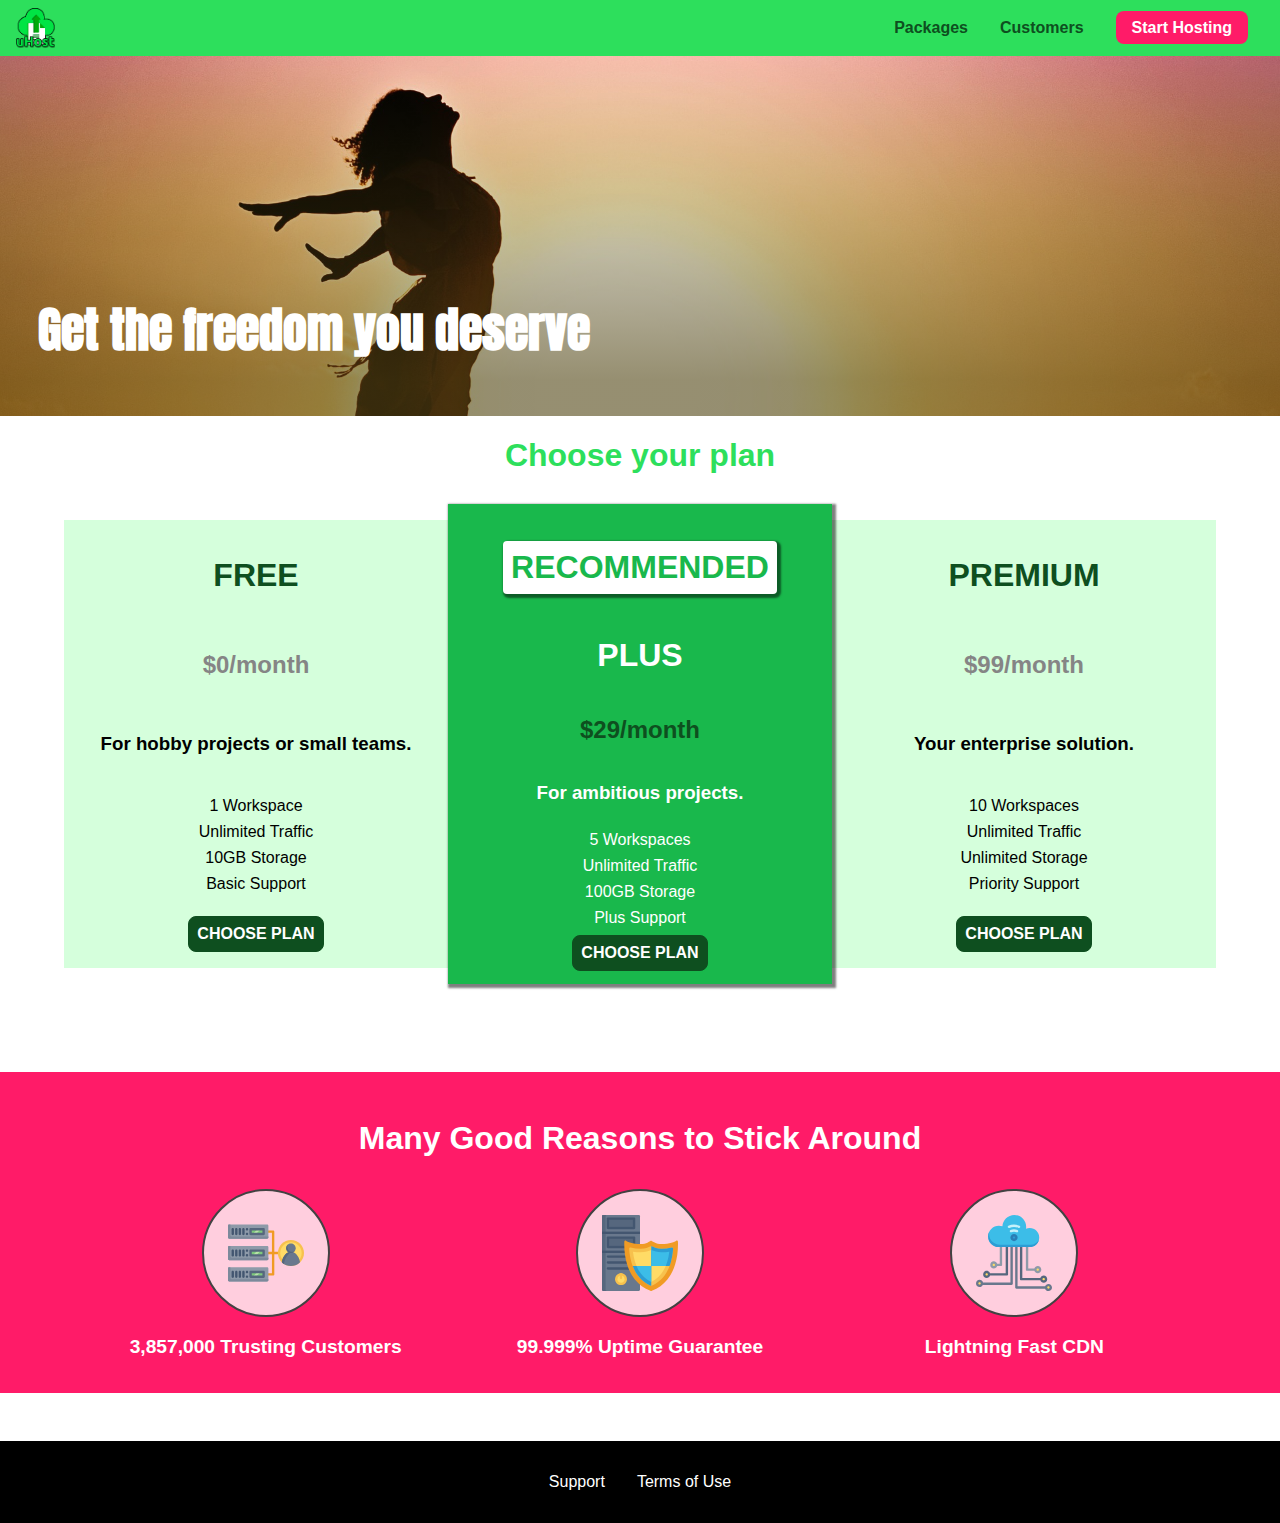
<file: index.html>
<!DOCTYPE html>
<html lang="en">
  <head>
    <meta charset="UTF-8" />
    <meta http-equiv="X-UA-Compatible" content="IE=edge" />
    <meta name="viewport" content="width=device-width, initial-scale=1.0" />
    <title>uHost</title>
    <link rel="preconnect" href="https://fonts.googleapis.com" />
    <link rel="preconnect" href="https://fonts.gstatic.com" crossorigin />
    <link rel="preconnect" href="https://fonts.googleapis.com" />
    <link rel="preconnect" href="https://fonts.googleapis.com" />
    <link rel="preconnect" href="https://fonts.gstatic.com" crossorigin />
    <link
      href="https://fonts.googleapis.com/css2?family=Anton&display=swap"
      rel="stylesheet"
    />
    <link rel="stylesheet" href="shared.css" />
    <link rel="stylesheet" href="main.css" />
  </head>
  <body>
    <div class="backdrop"></div>
    <div class="modal">
      <h1 class="modal__title">Do you want to continue?</h1>
      <div class="modal__actions">
        <a href="start-hosting/index.html" class="modal__action">Yes!</a>
        <button class="modal__action modal__action--negative" type="button">
          No!
        </button>
      </div>
    </div>
    <header class="main-header">
      <div class="main-div">
        <button class="toggle-button">
          <span class="toggle-button__bar"></span>
          <span class="toggle-button__bar"></span>
          <span class="toggle-button__bar"></span>
        </button>
        <a class="main-div__brand" href="index.html">
          <img
            src="images/uhost-icon.png"
            alt="uHost - You favorite Hosting Company"
          />
        </a>
      </div>
      <nav class="main-nav">
        <ul class="main-nav__items">
          <li class="main-nav__item">
            <a href="packages/index.html">Packages</a>
          </li>
          <li class="main-nav__item">
            <a href="customers/index.html">Customers</a>
          </li>
          <li class="main-nav__item main-nav__item--cta">
            <a href="start-hosting/index.html">Start Hosting</a>
          </li>
        </ul>
      </nav>
    </header>
    <nav class="mobile-nav">
      <ul class="mobile-nav__items">
        <li class="mobile-nav__item">
          <a href="packages/index.html">Packages</a>
        </li>
        <li class="mobile-nav__item">
          <a href="customers/index.html">Customers</a>
        </li>
        </li>
        <li class="mobile-nav__item mobile-nav__item--cta">
          <a href="start-hosting/index.html">Start Hosting</a>
        </li>
      </ul>
    </nav>
    <main>
      <section id="product">
        <h1>Get the freedom you deserve</h1>
      </section>
      <section id="plans-overview">
        <h1 class="section-title">Choose your plan</h1>
        <div class="plan__list">
          <article class="plan">
            <h1 class="plan__title">FREE</h1>
            <h2 class="plan__price">$0/month</h2>
            <h3>For hobby projects or small teams.</h3>
            <ul class="plan__features">
              <li class="plan__feature">1 Workspace</li>
              <li class="plan__feature">Unlimited Traffic</li>
              <li class="plan__feature">10GB Storage</li>
              <li class="plan__feature">Basic Support</li>
            </ul>
            <div>
              <button class="button">CHOOSE PLAN</button>
            </div>
          </article>
          <article class="plan plan--highlighted">
            <h1 class="plan__annotation">RECOMMENDED</h1>
            <h1 class="plan__title">PLUS</h1>
            <h2 class="plan__price">$29/month</h2>
            <h3>For ambitious projects.</h3>
            <ul class="plan__features">
              <li class="plan__feature">5 Workspaces</li>
              <li class="plan__feature">Unlimited Traffic</li>
              <li class="plan__feature">100GB Storage</li>
              <li class="plan__feature">Plus Support</li>
            </ul>
            <div>
              <button class="button">CHOOSE PLAN</button>
            </div>
          </article>
          <article class="plan">
            <h1 class="plan__title">PREMIUM</h1>
            <h2 class="plan__price">$99/month</h2>
            <h3>Your enterprise solution.</h3>
            <ul class="plan__features">
              <li class="plan__feature">10 Workspaces</li>
              <li class="plan__feature">Unlimited Traffic</li>
              <li class="plan__feature">Unlimited Storage</li>
              <li class="plan__feature">Priority Support</li>
            </ul>
            <div>
              <button class="button">CHOOSE PLAN</button>
            </div>
          </article>
        </div>
      </section>
      <section id="key-features">
        <h1 class="section-title">Many Good Reasons to Stick Around</h1>
        <ul class="key-feature__list">
          <li class="key-feature">
            <div class="key-feature__image">
              <svg viewBox="0 0 512 512">
                <path
                  style="fill: #f09b24"
                  d="M344,248h-32V112c0-4.418-3.582-8-8-8h-40c-4.418,0-8,3.582-8,8s3.582,8,8,8h32v128h-32  c-4.418,0-8,3.582-8,8s3.582,8,8,8h32v128h-32c-4.418,0-8,3.582-8,8s3.582,8,8,8h40c4.418,0,8-3.582,8-8V264h32c4.418,0,8-3.582,8-8  S348.418,248,344,248z"
                />
                <path
                  style="fill: #8e9aa9"
                  d="M264,64H8c-4.418,0-8,3.582-8,8v80c0,4.418,3.582,8,8,8h256c4.418,0,8-3.582,8-8V72  C272,67.582,268.418,64,264,64z"
                />
                <path
                  style="fill: #7c899b"
                  d="M24,144c-4.418,0-8-3.582-8-8V64H8c-4.418,0-8,3.582-8,8v80c0,4.418,3.582,8,8,8h256  c4.418,0,8-3.582,8-8v-8H24z"
                />
                <rect
                  x="152"
                  y="96"
                  style="fill: #b8e3a8"
                  width="88"
                  height="32"
                />
                <g>
                  <polygon
                    style="fill: #7ec97d"
                    points="152,96 152,128 166,128 198,96  "
                  />
                  <polygon
                    style="fill: #7ec97d"
                    points="220,96 188,128 240,128 240,96  "
                  />
                </g>
                <path
                  style="fill: #56677e"
                  d="M240,136h-88c-4.418,0-8-3.582-8-8V96c0-4.418,3.582-8,8-8h88c4.418,0,8,3.582,8,8v32  C248,132.418,244.418,136,240,136z M160,120h72v-16h-72V120z"
                />
                <g>
                  <path
                    style="fill: #435670"
                    d="M32,136c-4.418,0-8-3.582-8-8V96c0-4.418,3.582-8,8-8s8,3.582,8,8v32C40,132.418,36.418,136,32,136z   "
                  />
                  <path
                    style="fill: #435670"
                    d="M56,136c-4.418,0-8-3.582-8-8V96c0-4.418,3.582-8,8-8s8,3.582,8,8v32C64,132.418,60.418,136,56,136z   "
                  />
                  <path
                    style="fill: #435670"
                    d="M80,136c-4.418,0-8-3.582-8-8V96c0-4.418,3.582-8,8-8s8,3.582,8,8v32C88,132.418,84.418,136,80,136z   "
                  />
                  <path
                    style="fill: #435670"
                    d="M104,136c-4.418,0-8-3.582-8-8V96c0-4.418,3.582-8,8-8s8,3.582,8,8v32   C112,132.418,108.418,136,104,136z"
                  />
                  <path
                    style="fill: #435670"
                    d="M128,105c-4.418,0-8-3.582-8-8v-1c0-4.418,3.582-8,8-8s8,3.582,8,8v1   C136,101.418,132.418,105,128,105z"
                  />
                  <path
                    style="fill: #435670"
                    d="M128,136c-4.418,0-8-3.582-8-8v-1c0-4.418,3.582-8,8-8s8,3.582,8,8v1   C136,132.418,132.418,136,128,136z"
                  />
                </g>
                <path
                  style="fill: #8e9aa9"
                  d="M264,208H8c-4.418,0-8,3.582-8,8v80c0,4.418,3.582,8,8,8h256c4.418,0,8-3.582,8-8v-80  C272,211.582,268.418,208,264,208z"
                />
                <path
                  style="fill: #7c899b"
                  d="M24,288c-4.418,0-8-3.582-8-8v-72H8c-4.418,0-8,3.582-8,8v80c0,4.418,3.582,8,8,8h256  c4.418,0,8-3.582,8-8v-8H24z"
                />
                <rect
                  x="152"
                  y="240"
                  style="fill: #b8e3a8"
                  width="88"
                  height="32"
                />
                <g>
                  <polygon
                    style="fill: #7ec97d"
                    points="152,240 152,272 166,272 198,240  "
                  />
                  <polygon
                    style="fill: #7ec97d"
                    points="220,240 188,272 240,272 240,240  "
                  />
                </g>
                <path
                  style="fill: #56677e"
                  d="M240,280h-88c-4.418,0-8-3.582-8-8v-32c0-4.418,3.582-8,8-8h88c4.418,0,8,3.582,8,8v32  C248,276.418,244.418,280,240,280z M160,264h72v-16h-72V264z"
                />
                <g>
                  <path
                    style="fill: #435670"
                    d="M32,280c-4.418,0-8-3.582-8-8v-32c0-4.418,3.582-8,8-8s8,3.582,8,8v32C40,276.418,36.418,280,32,280   z"
                  />
                  <path
                    style="fill: #435670"
                    d="M56,280c-4.418,0-8-3.582-8-8v-32c0-4.418,3.582-8,8-8s8,3.582,8,8v32C64,276.418,60.418,280,56,280   z"
                  />
                  <path
                    style="fill: #435670"
                    d="M80,280c-4.418,0-8-3.582-8-8v-32c0-4.418,3.582-8,8-8s8,3.582,8,8v32C88,276.418,84.418,280,80,280   z"
                  />
                  <path
                    style="fill: #435670"
                    d="M104,280c-4.418,0-8-3.582-8-8v-32c0-4.418,3.582-8,8-8s8,3.582,8,8v32   C112,276.418,108.418,280,104,280z"
                  />
                  <path
                    style="fill: #435670"
                    d="M128,249c-4.418,0-8-3.582-8-8v-1c0-4.418,3.582-8,8-8s8,3.582,8,8v1   C136,245.418,132.418,249,128,249z"
                  />
                  <path
                    style="fill: #435670"
                    d="M128,280c-4.418,0-8-3.582-8-8v-1c0-4.418,3.582-8,8-8s8,3.582,8,8v1   C136,276.418,132.418,280,128,280z"
                  />
                </g>
                <path
                  style="fill: #8e9aa9"
                  d="M264,352H8c-4.418,0-8,3.582-8,8v80c0,4.418,3.582,8,8,8h256c4.418,0,8-3.582,8-8v-80  C272,355.582,268.418,352,264,352z"
                />
                <path
                  style="fill: #7c899b"
                  d="M24,432c-4.418,0-8-3.582-8-8v-72H8c-4.418,0-8,3.582-8,8v80c0,4.418,3.582,8,8,8h256  c4.418,0,8-3.582,8-8v-8H24z"
                />
                <rect
                  x="152"
                  y="384"
                  style="fill: #b8e3a8"
                  width="88"
                  height="32"
                />
                <g>
                  <polygon
                    style="fill: #7ec97d"
                    points="152,384 152,416 166,416 198,384  "
                  />
                  <polygon
                    style="fill: #7ec97d"
                    points="220,384 188,416 240,416 240,384  "
                  />
                </g>
                <path
                  style="fill: #56677e"
                  d="M240,424h-88c-4.418,0-8-3.582-8-8v-32c0-4.418,3.582-8,8-8h88c4.418,0,8,3.582,8,8v32  C248,420.418,244.418,424,240,424z M160,408h72v-16h-72V408z"
                />
                <g>
                  <path
                    style="fill: #435670"
                    d="M32,424c-4.418,0-8-3.582-8-8v-32c0-4.418,3.582-8,8-8s8,3.582,8,8v32C40,420.418,36.418,424,32,424   z"
                  />
                  <path
                    style="fill: #435670"
                    d="M56,424c-4.418,0-8-3.582-8-8v-32c0-4.418,3.582-8,8-8s8,3.582,8,8v32C64,420.418,60.418,424,56,424   z"
                  />
                  <path
                    style="fill: #435670"
                    d="M80,424c-4.418,0-8-3.582-8-8v-32c0-4.418,3.582-8,8-8s8,3.582,8,8v32C88,420.418,84.418,424,80,424   z"
                  />
                  <path
                    style="fill: #435670"
                    d="M104,424c-4.418,0-8-3.582-8-8v-32c0-4.418,3.582-8,8-8s8,3.582,8,8v32   C112,420.418,108.418,424,104,424z"
                  />
                  <path
                    style="fill: #435670"
                    d="M128,393c-4.418,0-8-3.582-8-8v-1c0-4.418,3.582-8,8-8s8,3.582,8,8v1   C136,389.418,132.418,393,128,393z"
                  />
                  <path
                    style="fill: #435670"
                    d="M128,424c-4.418,0-8-3.582-8-8v-1c0-4.418,3.582-8,8-8s8,3.582,8,8v1   C136,420.418,132.418,424,128,424z"
                  />
                </g>
                <path
                  style="fill: #f7c14d"
                  d="M424,168c-48.523,0-88,39.477-88,88s39.477,88,88,88s88-39.477,88-88S472.523,168,424,168z"
                />
                <path
                  style="fill: #ffdb66"
                  d="M424,184c-39.701,0-72,32.299-72,72s32.299,72,72,72s72-32.299,72-72S463.701,184,424,184z"
                />
                <path
                  style="fill: #69788d"
                  d="M484.893,314.16C476.393,274.588,451.922,248,424,248s-52.393,26.588-60.893,66.16  c-0.605,2.82,0.354,5.749,2.511,7.664C381.731,336.124,402.465,344,424,344s42.269-7.876,58.381-22.176  C484.539,319.909,485.498,316.98,484.893,314.16z"
                />
                <path
                  style="fill: #56677e"
                  d="M434.053,249.171C430.768,248.403,427.411,248,424,248c-27.922,0-52.393,26.588-60.893,66.16  c-0.605,2.82,0.354,5.749,2.511,7.664c3.383,3.002,6.979,5.703,10.734,8.125C384.904,286.243,407.373,255.378,434.053,249.171z"
                />
                <path
                  style="fill: #69788d"
                  d="M424,192c-17.645,0-32,14.355-32,32s14.355,32,32,32s32-14.355,32-32S441.645,192,424,192z"
                />
                <path
                  style="fill: #56677e"
                  d="M432,248c-17.645,0-32-14.355-32-32c0-6.783,2.128-13.076,5.742-18.258  C397.444,203.53,392,213.138,392,224c0,17.645,14.355,32,32,32c10.862,0,20.471-5.444,26.258-13.742  C445.076,245.872,438.783,248,432,248z"
                />
              </svg>
            </div>
            <p class="key-feature__description">3,857,000 Trusting Customers</p>
          </li>
          <li class="key-feature">
            <div class="key-feature__image">
              <svg viewBox="0 0 512 512">
                <path
                  style="fill: #69788d"
                  d="M248,0H8C3.582,0,0,3.582,0,8v496c0,4.418,3.582,8,8,8h240c4.418,0,8-3.582,8-8V8  C256,3.582,252.418,0,248,0z"
                />
                <path
                  style="fill: #56677e"
                  d="M24,504V8c0-4.418,3.582-8,8-8H8C3.582,0,0,3.582,0,8v496c0,4.418,3.582,8,8,8h24  C27.582,512,24,508.418,24,504z"
                />
                <g>
                  <rect
                    x="0"
                    y="112"
                    style="fill: #435670"
                    width="256"
                    height="16"
                  />
                  <rect
                    x="0"
                    y="240"
                    style="fill: #435670"
                    width="256"
                    height="16"
                  />
                </g>
                <path
                  style="fill: #f7c14d"
                  d="M128,392c-22.056,0-40,17.944-40,40s17.944,40,40,40s40-17.944,40-40S150.056,392,128,392z"
                />
                <path
                  style="fill: #ffdb66"
                  d="M128,408c-13.233,0-24,10.767-24,24s10.767,24,24,24s24-10.767,24-24S141.233,408,128,408z"
                />
                <path
                  style="fill: #f7c14d"
                  d="M128,392c-2.739,0-5.414,0.278-8,0.805V424c0,4.418,3.582,8,8,8c4.418,0,8-3.582,8-8v-31.195  C133.414,392.278,130.739,392,128,392z"
                />
                <g>
                  <path
                    style="fill: #435670"
                    d="M216,288H40c-4.418,0-8-3.582-8-8s3.582-8,8-8h176c4.418,0,8,3.582,8,8S220.418,288,216,288z"
                  />
                  <path
                    style="fill: #435670"
                    d="M216,328H40c-4.418,0-8-3.582-8-8s3.582-8,8-8h176c4.418,0,8,3.582,8,8S220.418,328,216,328z"
                  />
                  <path
                    style="fill: #435670"
                    d="M216,368H40c-4.418,0-8-3.582-8-8s3.582-8,8-8h176c4.418,0,8,3.582,8,8S220.418,368,216,368z"
                  />
                  <path
                    style="fill: #435670"
                    d="M216,16H40c-4.418,0-8,3.582-8,8v64c0,4.418,3.582,8,8,8h176c4.418,0,8-3.582,8-8V24   C224,19.582,220.418,16,216,16z"
                  />
                </g>
                <rect
                  x="48"
                  y="32"
                  style="fill: #56677e"
                  width="160"
                  height="48"
                />
                <path
                  style="fill: #435670"
                  d="M216,144H40c-4.418,0-8,3.582-8,8v64c0,4.418,3.582,8,8,8h176c4.418,0,8-3.582,8-8v-64  C224,147.582,220.418,144,216,144z"
                />
                <rect
                  x="48"
                  y="160"
                  style="fill: #56677e"
                  width="160"
                  height="48"
                />
                <path
                  style="fill: #f09b24"
                  d="M511.747,180.237c-0.194-6.537-8.107-10.107-13.135-5.894c-5.6,4.693-42.904,21.282-98.514,21.282  c-33.45,0-64.625-20.999-64.929-21.206c-2.9-1.991-6.764-1.85-9.512,0.346c-2.677,2.135-27.201,20.86-63.793,20.86  c-55.607,0-92.914-16.589-98.515-21.282c-5.028-4.211-12.941-0.645-13.135,5.894c-1.634,54.834,4.655,105.941,18.693,151.903  c12.096,39.604,29.759,74.047,52.497,102.373c27.538,34.304,62.743,59.882,104.66,76.045c3.069,1.918,6.757,1.921,9.83,0  c41.917-16.163,77.122-41.741,104.66-76.045c22.738-28.326,40.401-62.77,52.497-102.373  C507.092,286.179,513.381,235.071,511.747,180.237z"
                />
                <path
                  style="fill: #f7c14d"
                  d="M476.21,221.226c-1.953-1.631-4.568-2.235-7.036-1.628c-21.686,5.327-44.926,8.028-69.075,8.028  c-25.926,0-49.633-8.975-64.955-16.504c-2.307-1.134-5.016-1.091-7.284,0.116c-14.059,7.477-36.919,16.388-65.994,16.388  c-24.153,0-47.394-2.701-69.075-8.028c-5.155-1.268-10.221,2.966-9.894,8.261c2.077,33.693,7.668,65.635,16.616,94.935  c22.774,74.565,66.139,126.334,128.888,153.868c2.032,0.891,4.397,0.891,6.43,0c61.777-27.107,104.716-78.876,127.62-153.868  c8.948-29.3,14.539-61.241,16.616-94.935C479.224,225.319,478.163,222.856,476.21,221.226z"
                />
                <path
                  style="fill: #ffdb66"
                  d="M331.609,451.727c-52.604-25.289-89.304-70.987-109.144-135.944  c-6.532-21.39-11.162-44.336-13.82-68.447c17.133,2.852,34.952,4.291,53.22,4.291c29.394,0,53.376-7.793,69.978-15.561  c17.44,7.736,41.656,15.561,68.256,15.561c18.267,0,36.085-1.439,53.219-4.291c-2.659,24.112-7.288,47.06-13.82,68.448  C419.545,381.108,383.27,426.805,331.609,451.727z"
                />
                <g>
                  <path
                    style="fill: #2c9dd4"
                    d="M479.066,227.858c0.157-2.539-0.903-5.002-2.856-6.633s-4.568-2.235-7.036-1.628   c-21.686,5.327-44.926,8.028-69.075,8.028c-25.926,0-49.633-8.975-64.955-16.504c-1.057-0.52-2.2-0.78-3.345-0.806l-0.072,133.351   h123.601c2.556-6.746,4.933-13.702,7.123-20.874C471.398,293.493,476.989,261.552,479.066,227.858z"
                  />
                  <path
                    style="fill: #2c9dd4"
                    d="M206.658,343.667c24.153,63.42,65.028,108.108,121.743,132.995c1.031,0.452,2.147,0.673,3.263,0.666   l0.063-133.661H206.658z"
                  />
                </g>
                <g>
                  <path
                    style="fill: #3cbde8"
                    d="M439.497,315.783c6.532-21.389,11.161-44.336,13.82-68.448c-17.134,2.852-34.952,4.291-53.219,4.291   c-26.6,0-50.815-7.824-68.256-15.561l-0.116,107.601h97.758C433.179,334.807,436.524,325.518,439.497,315.783z"
                  />
                  <path
                    style="fill: #3cbde8"
                    d="M232.523,343.667c21.144,50.298,54.363,86.56,99.087,108.06l0.117-108.06H232.523z"
                  />
                </g>
              </svg>
            </div>
            <p class="key-feature__description">99.999% Uptime Guarantee</p>
          </li>
          <li class="key-feature">
            <div class="key-feature__image">
              <svg viewBox="0 0 512 512">
                <path
                  style="fill: #8e9aa9"
                  d="M168,200c-4.418,0-8,3.582-8,8v120h-17.376c-3.302-9.311-12.194-16-22.624-16  c-13.234,0-24,10.767-24,24s10.766,24,24,24c10.429,0,19.321-6.689,22.624-16H168c4.418,0,8-3.582,8-8V208  C176,203.582,172.418,200,168,200z"
                />
                <path
                  style="fill: #ffdb66"
                  d="M120,328c-4.411,0-8,3.589-8,8s3.589,8,8,8s8-3.589,8-8S124.411,328,120,328z"
                />
                <path
                  style="fill: #56677e"
                  d="M208,200c-4.418,0-8,3.582-8,8v184H94.624C91.322,382.689,82.43,376,72,376  c-13.234,0-24,10.767-24,24s10.766,24,24,24c10.429,0,19.321-6.689,22.624-16H208c4.418,0,8-3.582,8-8V208  C216,203.582,212.418,200,208,200z"
                />
                <path
                  style="fill: #ffdb66"
                  d="M72,392c-4.411,0-8,3.589-8,8s3.589,8,8,8s8-3.589,8-8S76.411,392,72,392z"
                />
                <path
                  style="fill: #69788d"
                  d="M240,208c-4.418,0-8,3.582-8,8v239H47.24c-2.671-10.34-12.078-18-23.24-18c-13.234,0-24,10.767-24,24  s10.766,24,24,24c9.666,0,18.009-5.747,21.809-14H240c4.418,0,8-3.582,8-8V216C248,211.582,244.418,208,240,208z"
                />
                <path
                  style="fill: #ffdb66"
                  d="M24,453c-4.411,0-8,3.589-8,8s3.589,8,8,8s8-3.589,8-8S28.411,453,24,453z"
                />
                <path
                  style="fill: #69788d"
                  d="M488,464c-10.429,0-19.321,6.689-22.624,16H280V208c0-4.418-3.582-8-8-8s-8,3.582-8,8v280  c0,4.418,3.582,8,8,8h193.376c3.302,9.311,12.194,16,22.624,16c13.234,0,24-10.767,24-24S501.234,464,488,464z"
                />
                <path
                  style="fill: #ffdb66"
                  d="M488,480c-4.411,0-8,3.589-8,8s3.589,8,8,8s8-3.589,8-8S492.411,480,488,480z"
                />
                <path
                  style="fill: #56677e"
                  d="M456,408c-10.429,0-19.321,6.689-22.624,16H312V208c0-4.418-3.582-8-8-8s-8,3.582-8,8v224  c0,4.418,3.582,8,8,8h129.376c3.302,9.311,12.194,16,22.624,16c13.234,0,24-10.767,24-24S469.234,408,456,408z"
                />
                <path
                  style="fill: #ffdb66"
                  d="M456,424c-4.411,0-8,3.589-8,8s3.589,8,8,8s8-3.589,8-8S460.411,424,456,424z"
                />
                <path
                  style="fill: #8e9aa9"
                  d="M416,344c-10.429,0-19.321,6.689-22.624,16H352V208c0-4.418-3.582-8-8-8s-8,3.582-8,8v160  c0,4.418,3.582,8,8,8h49.376c3.302,9.311,12.194,16,22.624,16c13.234,0,24-10.767,24-24S429.234,344,416,344z"
                />
                <path
                  style="fill: #ffdb66"
                  d="M416,360c-4.411,0-8,3.589-8,8s3.589,8,8,8s8-3.589,8-8S420.411,360,416,360z"
                />
                <path
                  style="fill: #3cbde8"
                  d="M362,88c-8.741,0-17.231,1.751-25.06,5.085C337.646,88.797,338,84.43,338,80  c0-44.112-35.888-80-80-80c-42.823,0-77.895,33.816-79.909,76.149C170.393,73.415,162.244,72,154,72c-39.701,0-72,32.299-72,72  s32.299,72,72,72h208c35.29,0,64-28.71,64-64S397.29,88,362,88z"
                />
                <path
                  style="fill: #2c9dd4"
                  d="M368,200H160c-39.701,0-72-32.299-72-72c0-5.863,0.721-11.559,2.05-17.019  C84.918,120.88,82,132.102,82,144c0,39.701,32.299,72,72,72h208c30.389,0,55.88-21.296,62.379-49.743  C413.565,186.327,392.352,200,368,200z"
                />
                <path
                  style="fill: #2a7db5"
                  d="M256,128c-13.234,0-24,10.767-24,24s10.766,24,24,24c13.233,0,24-10.767,24-24S269.233,128,256,128z"
                />
                <path
                  style="fill: #2c9dd4"
                  d="M256,144c-4.411,0-8,3.589-8,8s3.589,8,8,8c4.411,0,8-3.589,8-8S260.411,144,256,144z"
                />
                <g>
                  <path
                    style="fill: #c5f1fa"
                    d="M221.755,87.695c-2.994,0-5.864-1.688-7.233-4.572c-1.894-3.991-0.194-8.763,3.798-10.657   C230.157,66.849,242.834,64,256,64c13.166,0,25.844,2.849,37.68,8.466c3.992,1.895,5.692,6.666,3.798,10.657   s-6.666,5.692-10.657,3.798C277.144,82.328,266.774,80,256,80c-10.774,0-21.144,2.328-30.821,6.921   C224.072,87.446,222.904,87.695,221.755,87.695z"
                  />
                  <path
                    style="fill: #c5f1fa"
                    d="M276.545,116.618c-1.148,0-2.316-0.249-3.424-0.774C267.745,113.293,261.985,112,256,112   c-5.985,0-11.745,1.293-17.121,3.844c-3.991,1.895-8.763,0.192-10.657-3.798c-1.894-3.992-0.193-8.764,3.798-10.657   C239.557,97.813,247.625,96,256,96c8.376,0,16.444,1.813,23.98,5.389c3.991,1.894,5.692,6.665,3.798,10.657   C282.41,114.93,279.539,116.618,276.545,116.618z"
                  />
                </g>
              </svg>
            </div>
            <p class="key-feature__description">Lightning Fast CDN</p>
          </li>
        </ul>
      </section>
    </main>
    <footer class="main-footer">
      <nav>
        <ul class="main-footer__links">
          <li class="main-footer__link">
            <a href="#">Support</a>
          </li>
          <li class="main-footer__link">
            <a href="#">Terms of Use</a>
          </li>
        </ul>
      </nav>
    </footer>
    <script src="shared.js"></script>
    <!-- <div>
        <h1 class="first second">Vaishnavi Gupta</h1>
    </div> -->
    <!-- <div>
        <h1>Hello1</h1>
        <section>
            <h1>Hello2</h1>
            <h1>Hello3</h1>
        </section>
        <h1>Hello4</h1>
    </div> -->
    <!-- <div>
      <nav>
        <a href="#intro" class="active">Intro</a>
        <a href="#outro" class="active">Outer</a>
      </nav>
      <section id="intro">Hello Inner</section>
      <section id="outro">hello Outer</section>
    </div> -->
  </body>
</html>
</file>
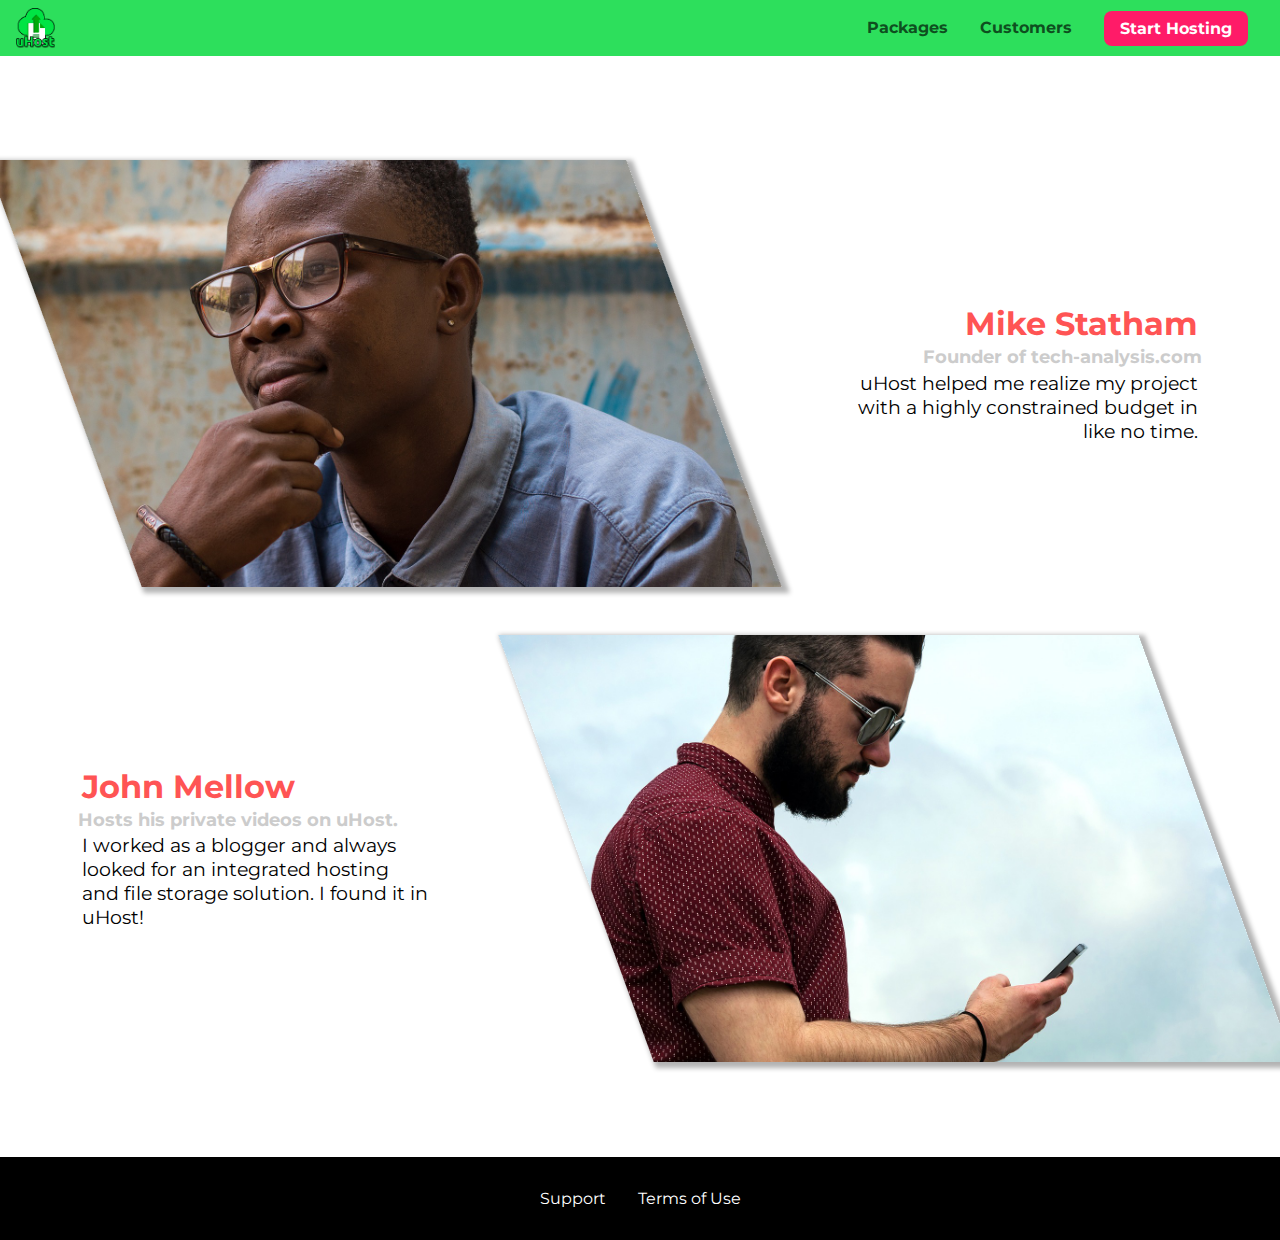
<file: customers/index.html>
<!DOCTYPE html>
<html lang="en">
  <head>
    <meta charset="UTF-8" />
    <meta name="viewport" content="width=device-width, initial-scale=1.0" />
    <meta http-equiv="X-UA-Compatible" content="ie=edge" />
    <title>uHost Customers</title>
    <link rel="shortcut icon" href="../favicon.png" />
    <link
      href="https://fonts.googleapis.com/css?family=Anton|Montserrat:400,700"
      rel="stylesheet"
    />
    <link rel="stylesheet" href="../shared.css" />
    <link rel="stylesheet" href="customers.css" />
  </head>

  <body>
    <div class="backdrop"></div>
    <header class="main-header">
      <div class="main-div">
        <button class="toggle-button">
          <span class="toggle-button__bar"></span>
          <span class="toggle-button__bar"></span>
          <span class="toggle-button__bar"></span>
        </button>
        <a class="main-div__brand" href="../index.html">
          <img
            src="../images/uhost-icon.png"
            alt="uHost - You favorite Hosting Company"
          />
        </a>
      </div>
      <nav class="main-nav">
        <ul class="main-nav__items">
          <li class="main-nav__item">
            <a href="../packages/index.html">Packages</a>
          </li>
          <li class="main-nav__item">
            <a href="index.html">Customers</a>
          </li>
          <li class="main-nav__item main-nav__item--cta">
            <a href="../start-hosting/index.html">Start Hosting</a>
          </li>
        </ul>
      </nav>
    </header>
    <nav class="mobile-nav">
      <ul class="mobile-nav__items">
        <li class="mobile-nav__item">
          <a href="../packages/index.html">Packages</a>
        </li>
        <li class="mobile-nav__item">
          <a href="index.html">Customers</a>
        </li>
        </li>
        <li class="mobile-nav__item mobile-nav__item--cta">
          <a href="../start-hosting/index.html">Start Hosting</a>
        </li>
      </ul>
    </nav>
    <main>
      <div>
        <div class="testimonial" id="customer-1">
          <div class="testimonial__image-container">
            <img
              src="../images/customer-1.jpg"
              alt="Mike Statham - Customer"
              class="testimonial__image"
            />
          </div>
          <div class="testimonial__info">
            <h1 class="testimonial__name">Mike Statham</h1>
            <h2 class="testimonial__subtitle">
              Founder of
              <a href="tech-analysis.com">tech-analysis.com</a>
            </h2>
            <p class="testimonial__text">
              uHost helped me realize my project with a highly constrained
              budget in like no time.
            </p>
          </div>
        </div>
        <div class="testimonial" id="customer-2">
          <div class="testimonial__info">
            <h1 class="testimonial__name">John Mellow</h1>
            <h2 class="testimonial__subtitle">
              Hosts his private videos on uHost.
            </h2>
            <p class="testimonial__text">
              I worked as a blogger and always looked for an integrated hosting
              and file storage solution. I found it in uHost!
            </p>
          </div>
          <div class="testimonial__image-container">
            <img
              src="../images/customer-2.jpg"
              alt="John Mellow - Customer"
              class="testimonial__image"
            />
          </div>
        </div>
      </div>
    </main>
    <footer class="main-footer">
      <nav>
        <ul class="main-footer__links">
          <li class="main-footer__link">
            <a href="#">Support</a>
          </li>
          <li class="main-footer__link">
            <a href="#">Terms of Use</a>
          </li>
        </ul>
      </nav>
    </footer>
    <script src="../shared.js"></script>
  </body>
</html>
</file>
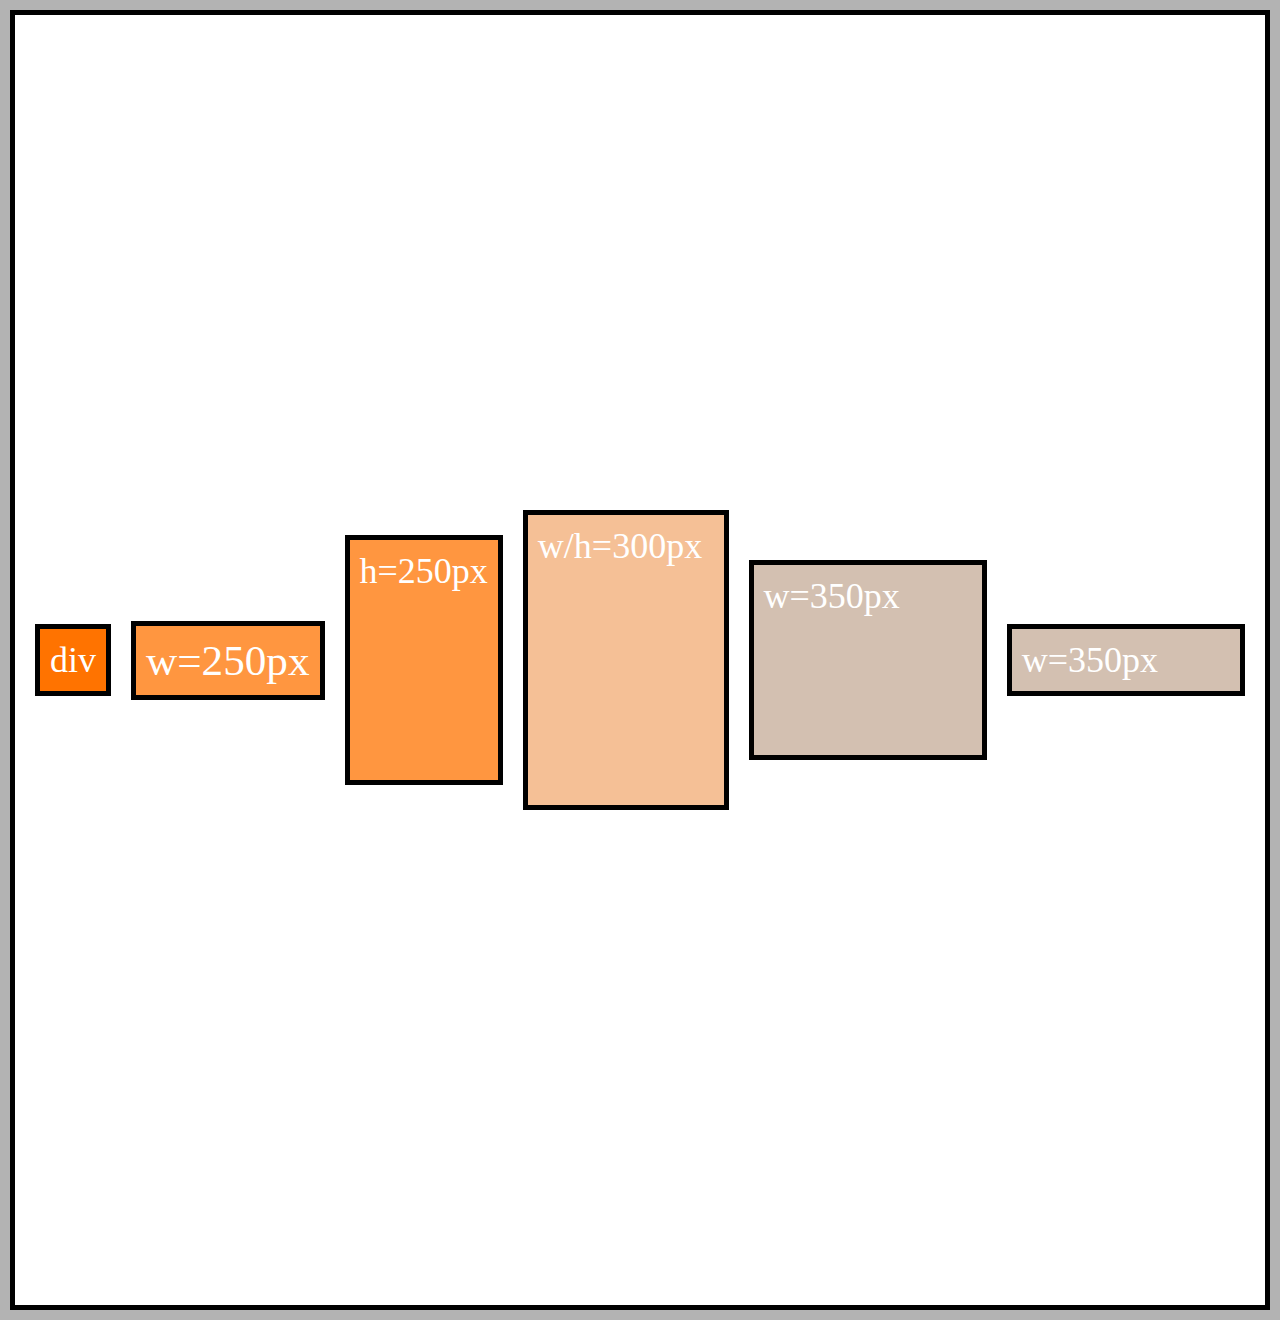
<file: flex/index.html>
<!DOCTYPE html>
<html lang="en">

<head>
    <meta charset="UTF-8">
    <meta http-equiv="X-UA-Compatible" content="IE=edge">
    <meta name="viewport" content="width=device-width, initial-scale=1.0">
    <title>FlexBox</title>
    <link rel="stylesheet" href="flex.css">
</head>

<body>
    <div class="flex-container">
        <div class="item-1">div</div>
        <div class="item-2">w=250px</div>
        <div class="item-3">h=250px</div>
        <div class="item-4">w/h=300px</div>
        <div class="item-5">w=350px</div>
        <div class="item-6">w=350px</div>
    </div>
</body>

</html>
</file>
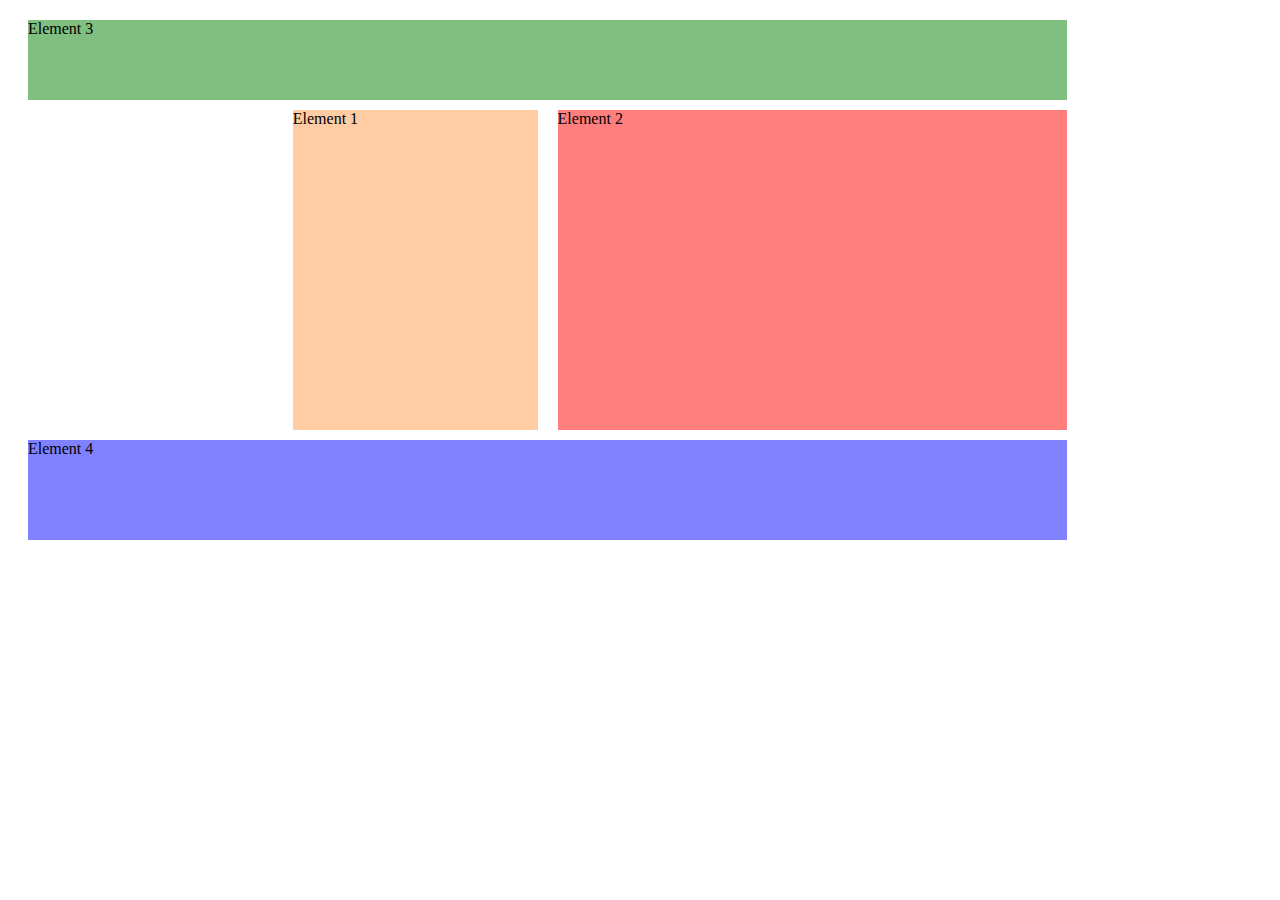
<file: grid/index.html>
<!DOCTYPE html>
<html lang="en">

<head>
    <meta charset="UTF-8">
    <meta http-equiv="X-UA-Compatible" content="IE=edge">
    <meta name="viewport" content="width=device-width, initial-scale=1.0">
    <title>CSS Gris course</title>
    <link rel="stylesheet" href="main.css" />
</head>

<body>
    <div class="container">
        <div class="ele1">Element 1</div>
        <div class="ele2">Element 2</div>
        <div class="ele3">Element 3</div>
        <div class="ele4">Element 4</div>
    </div>
</body>
</html>
</file>
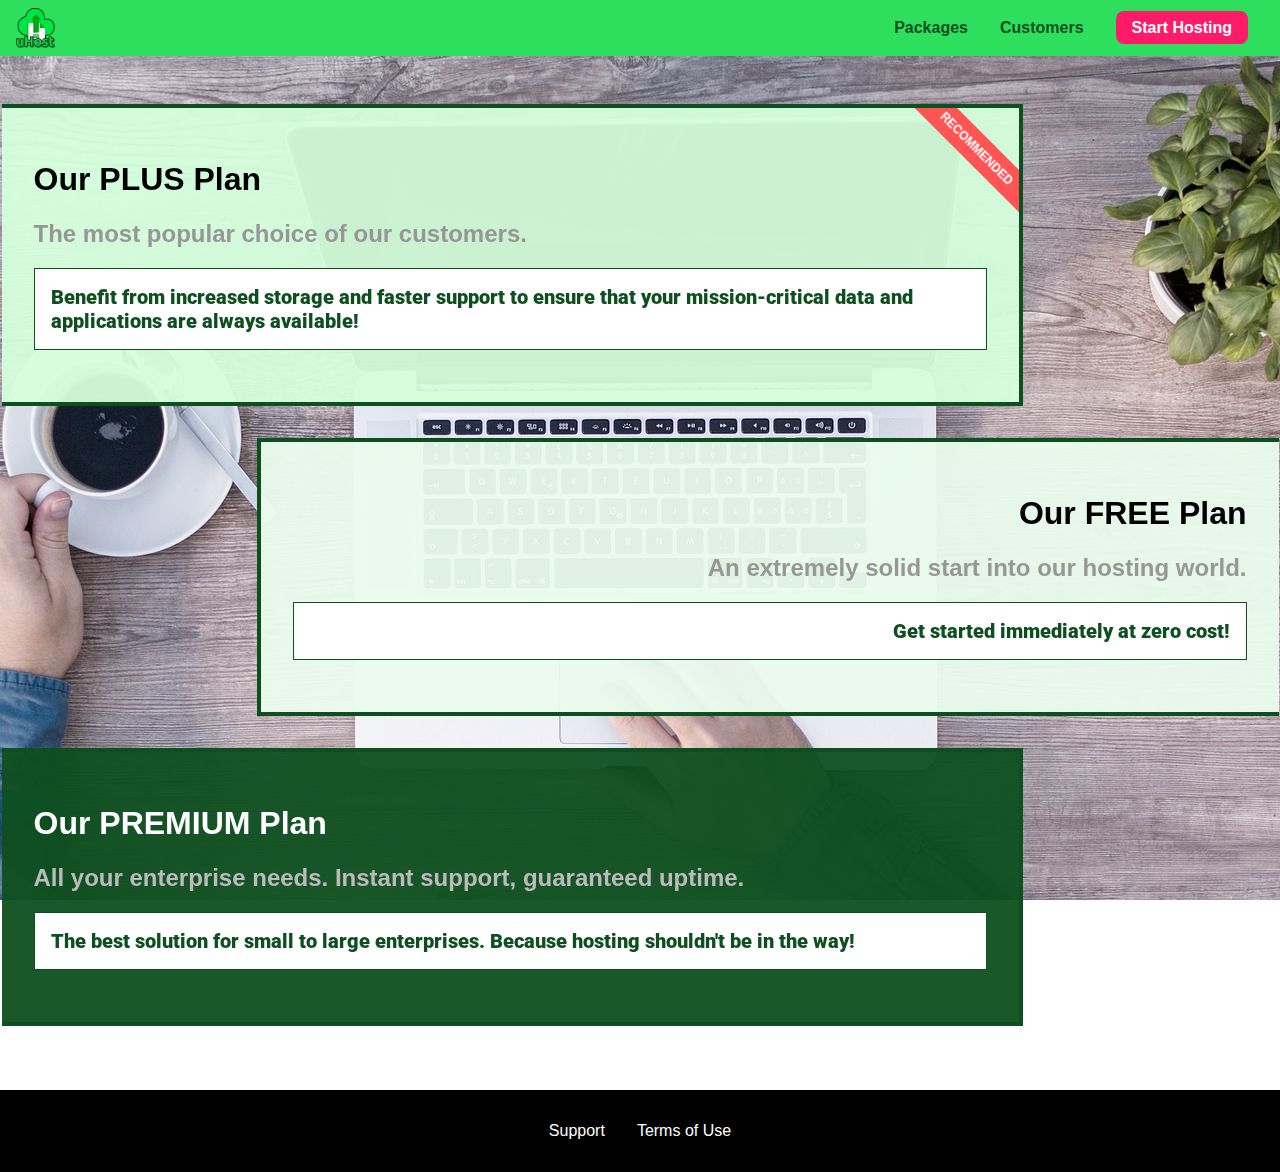
<file: packages/index.html>
<!DOCTYPE html>
<html lang="en">
  <head>
    <meta charset="UTF-8" />
    <meta http-equiv="X-UA-Compatible" content="IE=edge" />
    <meta name="viewport" content="width=device-width, initial-scale=1.0" />
    <title>uHost</title>
    <link rel="preconnect" href="https://fonts.googleapis.com" />
    <link rel="preconnect" href="https://fonts.gstatic.com" crossorigin />
    <link rel="preconnect" href="https://fonts.googleapis.com" />
    <link rel="preconnect" href="https://fonts.googleapis.com" />
    <link rel="preconnect" href="https://fonts.gstatic.com" crossorigin />
    <!-- <link rel="preconnect" href="https://fonts.googleapis.com">
    <link rel="preconnect" href="https://fonts.gstatic.com" crossorigin>
    <link href="https://fonts.googleapis.com/css2?family=Roboto&display=swap" rel="stylesheet"> -->
    <link rel="stylesheet" href="../shared.css" />
    <link rel="stylesheet" href="packages.css" />
  </head>

  <body>
    <div class="backdrop"></div>
    <div class="background"></div>
    <header class="main-header">
      <div class="main-div">
        <button class="toggle-button">
          <span class="toggle-button__bar"></span>
          <span class="toggle-button__bar"></span>
          <span class="toggle-button__bar"></span>
        </button>
        <a class="main-div__brand" href="../index.html">
          <img
            src="../images/uhost-icon.png"
            alt="uHost - You favorite Hosting Company"
          />
        </a>
      </div>
      <nav class="main-nav">
        <ul class="main-nav__items">
          <li class="main-nav__item">
            <a href="index.html">Packages</a>
          </li>
          <li class="main-nav__item">
            <a href="../customers/index.html">Customers</a>
          </li>
          <li class="main-nav__item main-nav__item--cta">
            <a href="../start-hosting/index.html">Start Hosting</a>
          </li>
        </ul>
      </nav>
    </header>
    <nav class="mobile-nav">
      <ul class="mobile-nav__items">
        <li class="mobile-nav__item">
          <a href="index.html">Packages</a>
        </li>
        <li class="mobile-nav__item">
          <a href="../customers/index.html">Customers</a>
        </li>
        </li>
        <li class="mobile-nav__item mobile-nav__item--cta">
          <a href="../start-hosting/index.html">Start Hosting</a>
        </li>
      </ul>
    </nav>
    <main>
      <section class="package" id="plus">
        <a href="#">
          <h1 class="package__title">Our PLUS Plan</h1>
          <h2 class="package__badge">RECOMMENDED</h2>
          <h2 class="package__subtitle">
            The most popular choice of our customers.
          </h2>
          <p class="package__info">
            Benefit from increased storage and faster support to ensure that
            your mission-critical data and applications are always available!
          </p>
        </a>
      </section>
      <section class="package" id="free">
        <a href="#">
          <h1 class="package__title">Our FREE Plan</h1>
          <h2 class="package__subtitle">
            An extremely solid start into our hosting world.
          </h2>
          <p class="package__info">Get started immediately at zero cost!</p>
        </a>
      </section>
      <div class="clearfix"></div>
      <section class="package" id="premium">
        <a href="#">
          <h1 class="package__title">Our PREMIUM Plan</h1>
          <h2 class="package__subtitle">
            All your enterprise needs. Instant support, guaranteed uptime.
          </h2>
          <p class="package__info">
            The best solution for small to large enterprises. Because hosting
            shouldn't be in the way!
          </p>
        </a>
      </section>
    </main>
    <footer class="main-footer">
      <nav>
        <ul class="main-footer__links">
          <li class="main-footer__link">
            <a href="#">Support</a>
          </li>
          <li class="main-footer__link">
            <a href="#">Terms of Use</a>
          </li>
        </ul>
      </nav>
    </footer>
    <script src="../shared.js"></script>
  </body>
</html>
</file>
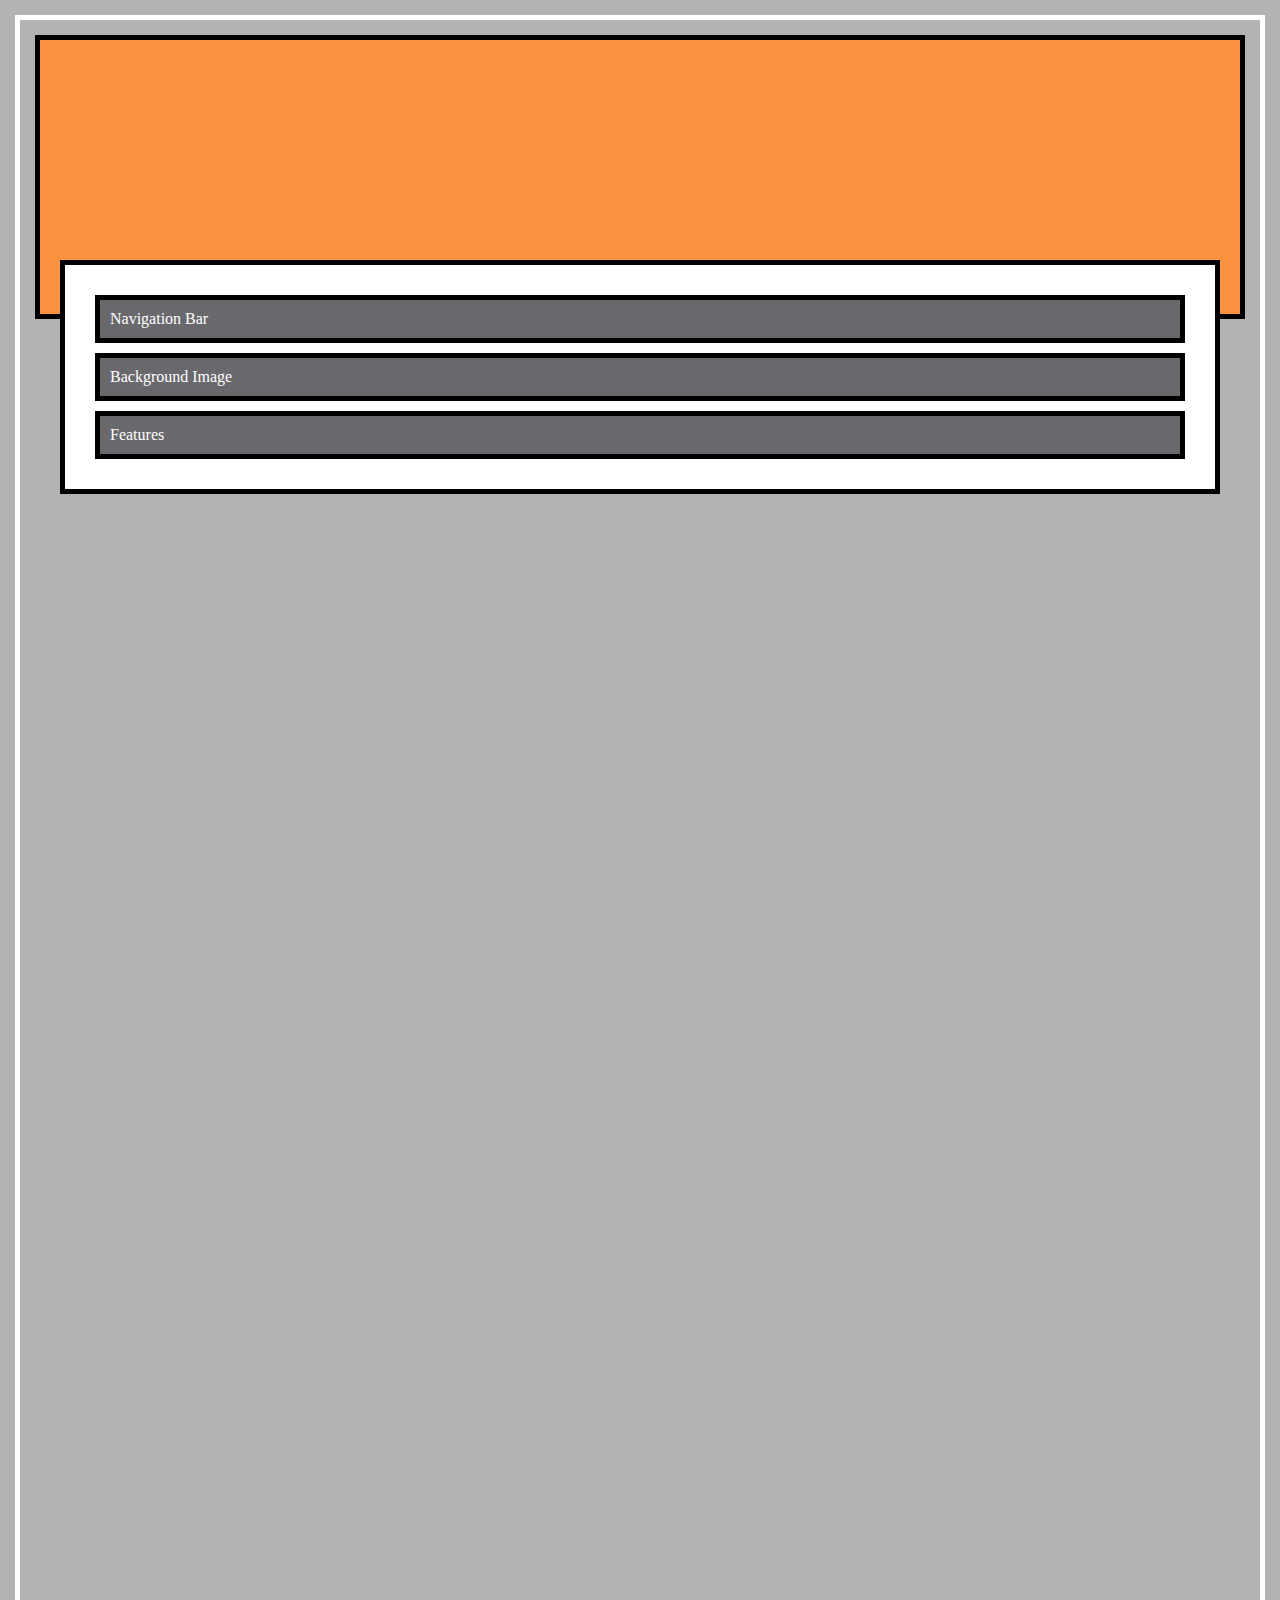
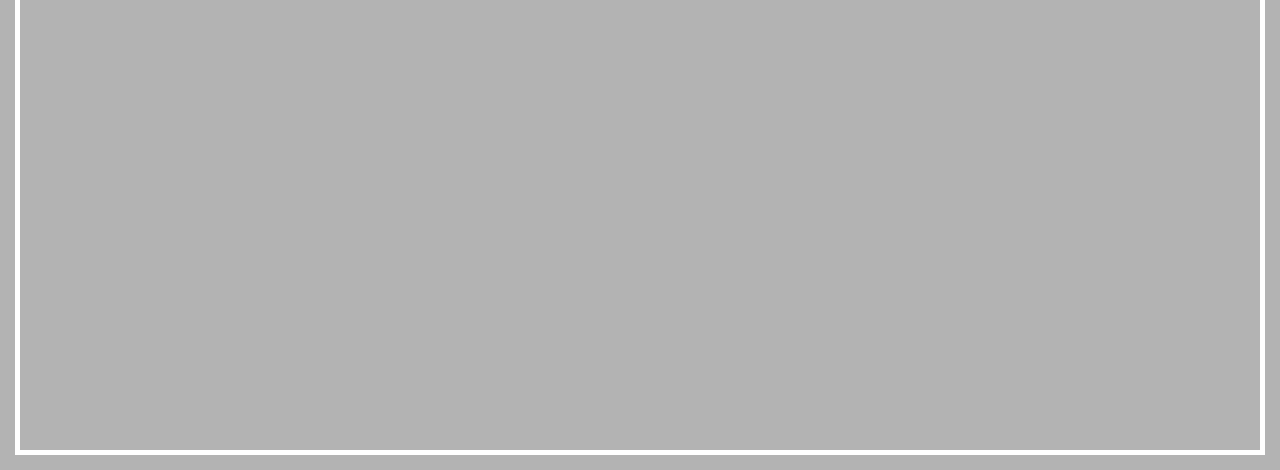
<file: position/index.html>
<!DOCTYPE html>
<html lang="en">
    <head>
        <meta charset="UTF-8">
        <meta http-equiv="X-UA-Compatible" content="ie=edge">
        <link rel="stylesheet" href="main.css">
        <title>Position</title>
    </head>
    <body>
        <div class="parent">
            <div class="child-1">Navigation Bar</div>
            <div class="child-2">Background Image</div>
            <div class="child-3">Features</div>
        </div>
    </body>
</html>
</file>
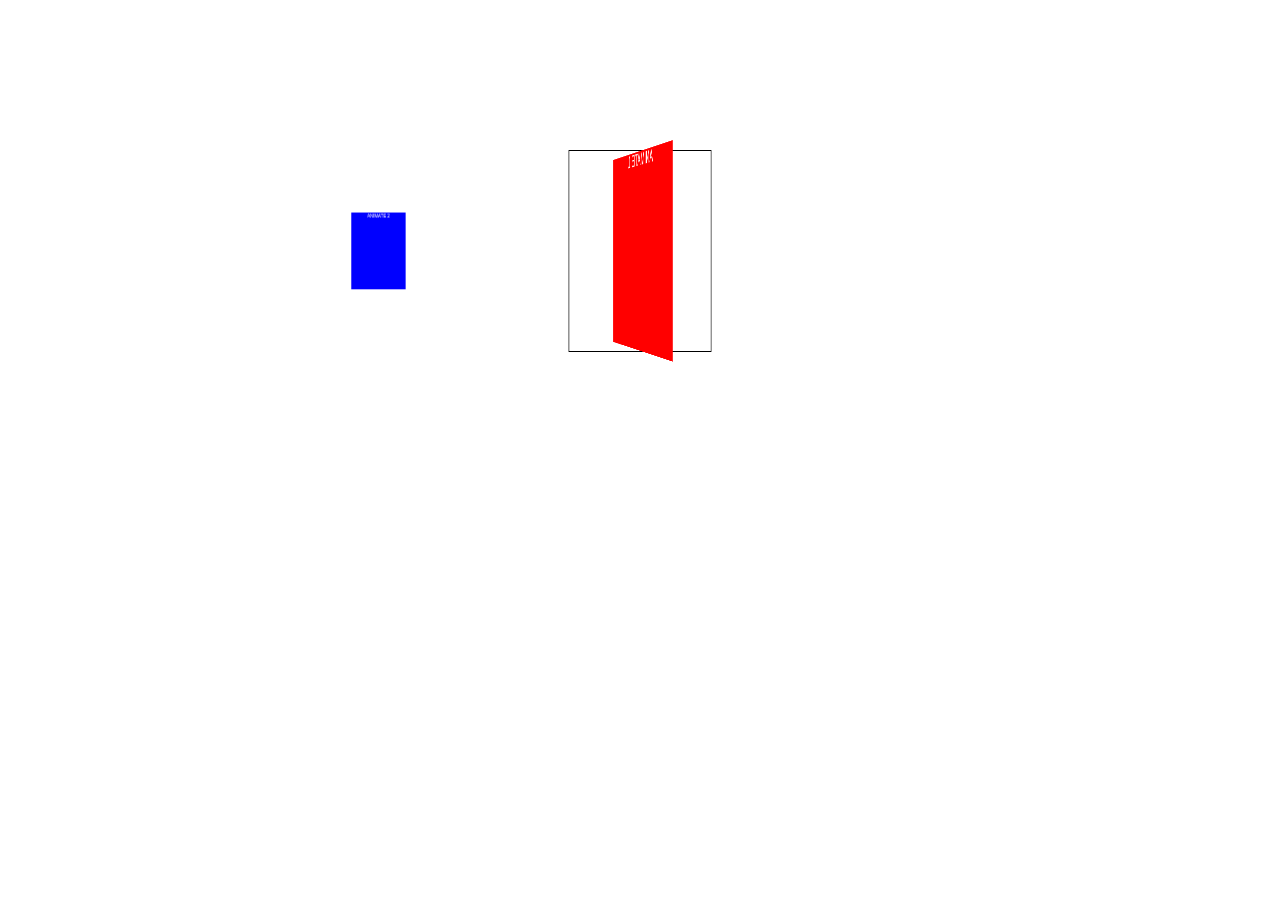
<file: rotating3D/index.html>
<!DOCTYPE html>
<html lang="en">
  <head>
    <meta charset="UTF-8" />
    <meta http-equiv="X-UA-Compatible" content="IE=edge" />
    <meta name="viewport" content="width=device-width, initial-scale=1.0" />
    <title>CSS Rotate course</title>
    <link rel="stylesheet" href="main.css" />
  </head>

  <body>
    <div class="container">
      <div class="box1">ANIMATE 1</div>
      <div class="box2">ANIMATE 2</div>
    </div>
  </body>
</html>
</file>
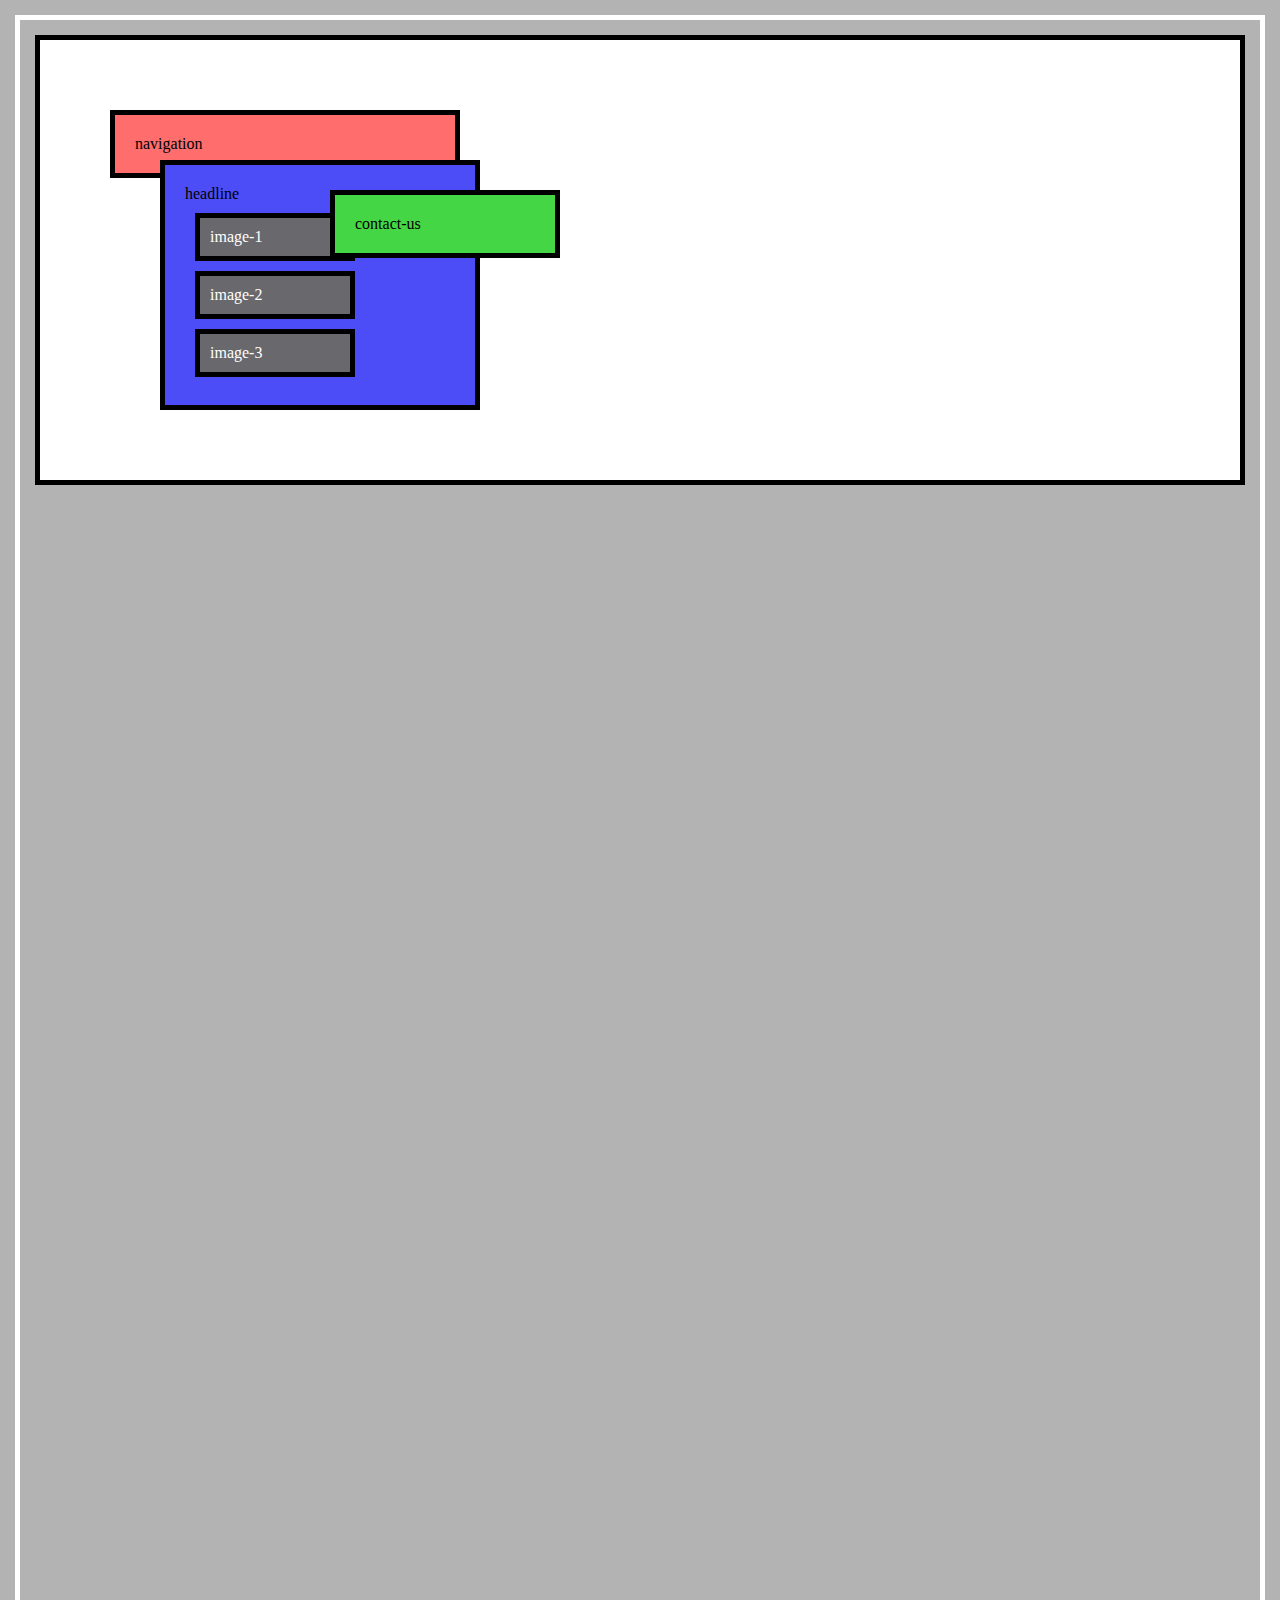
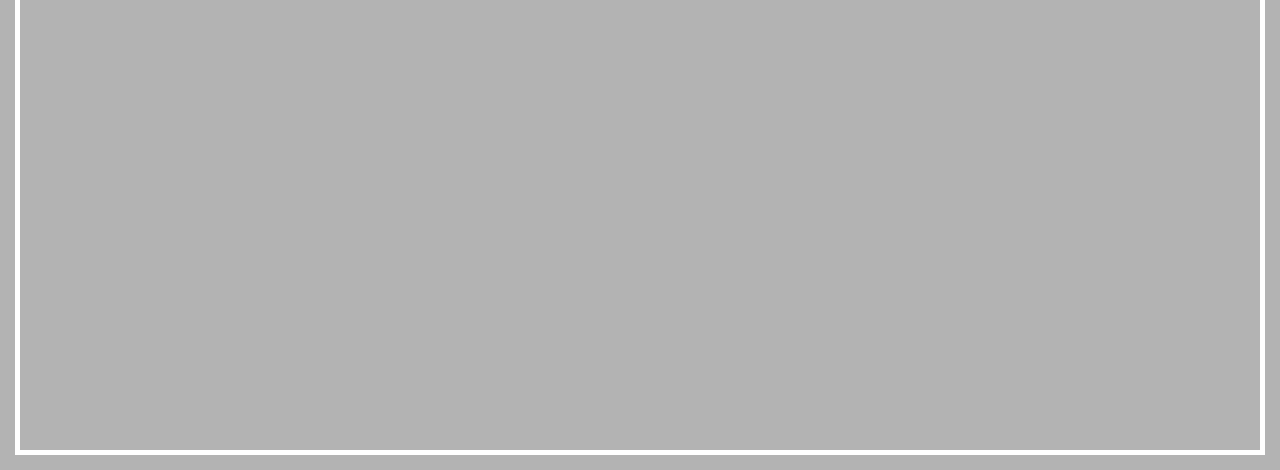
<file: stacking/index.html>
<!DOCTYPE html>
<html lang="en">
    <head>
        <meta charset="UTF-8">
        <meta http-equiv="X-UA-Compatible" content="ie=edge">
        <link rel="stylesheet" href="main.css">
        <title>Position</title>
    </head>
    <body>
        <div class="navigation">navigation</div>
        <div class="headline">headline    
            <div class="image-1">image-1</div>
            <div class="image-2">image-2</div>
            <div class="image-3">image-3</div>
        </div>
        <div class="contact-us">contact-us</div>
    </body>
</html>
</file>
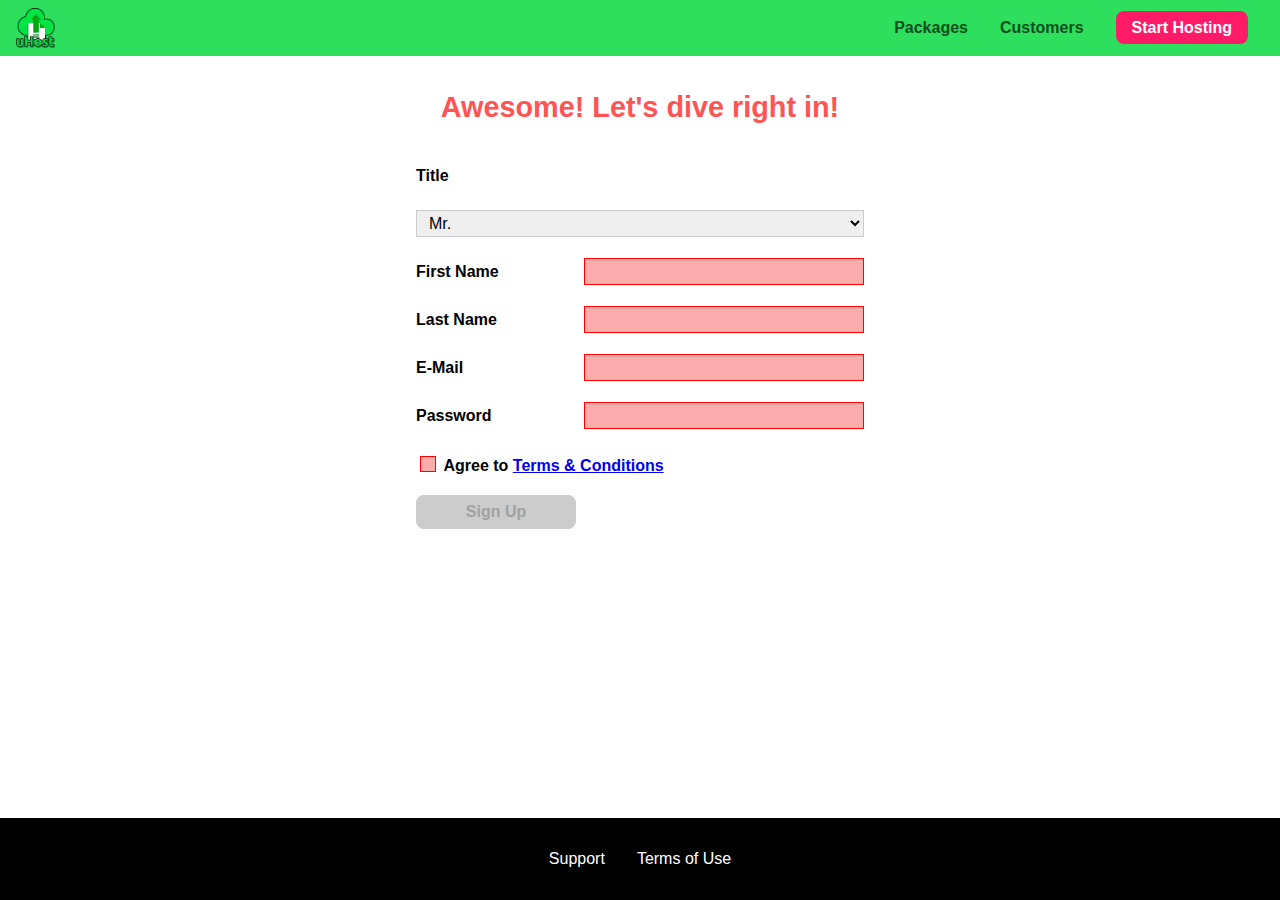
<file: start-hosting/index.html>
<!DOCTYPE html>
<html lang="en">

<head>
  <meta charset="UTF-8" />
  <meta http-equiv="X-UA-Compatible" content="IE=edge" />
  <meta name="viewport" content="width=device-width, initial-scale=1.0" />
  <title>uHost Signup</title>
  <link rel="preconnect" href="https://fonts.googleapis.com" />
  <link rel="preconnect" href="https://fonts.gstatic.com" crossorigin />
  <link rel="preconnect" href="https://fonts.googleapis.com" />
  <link rel="preconnect" href="https://fonts.googleapis.com" />
  <link rel="preconnect" href="https://fonts.gstatic.com" crossorigin />
  <link href="https://fonts.googleapis.com/css2?family=Anton&display=swap" rel="stylesheet" />
  <link rel="stylesheet" href="../shared.css" />
  <link rel="stylesheet" href="start-hosting.css" />
</head>

<body>
  <div class="backdrop"></div>
  <header class="main-header">
    <div class="main-div">
      <button class="toggle-button">
        <span class="toggle-button__bar"></span>
        <span class="toggle-button__bar"></span>
        <span class="toggle-button__bar"></span>
      </button>
      <a class="main-div__brand" href="../index.html">
        <img src="../images/uhost-icon.png" alt="uHost - You favorite Hosting Company" />
      </a>
    </div>
    <nav class="main-nav">
      <ul class="main-nav__items">
        <li class="main-nav__item">
          <a href="../packages/index.html">Packages</a>
        </li>
        <li class="main-nav__item">
          <a href="../customers/index.html">Customers</a>
        </li>
        <li class="main-nav__item main-nav__item--cta">
          <a href="index.html">Start Hosting</a>
        </li>
      </ul>
    </nav>
  </header>
  <nav class="mobile-nav">
    <ul class="mobile-nav__items">
      <li class="mobile-nav__item">
        <a href="packages/index.html">Packages</a>
      </li>
      <li class="mobile-nav__item">
        <a href="customers/index.html">Customers</a>
      </li>
      </li>
      <li class="mobile-nav__item mobile-nav__item--cta">
        <a href="index.html">Start Hosting</a>
      </li>
    </ul>
  </nav>
  <main class="signup-page">
    <h1 class="signup-title">Awesome! Let's dive right in!</h1>
    <form action="index.html" class="signup-form">
      <label for="title">Title</label>
      <select id="title">
        <option value="mr">Mr.</option>
        <option value="ms">Ms.</option>
      </select>
      <label for="first-name">First Name</label>
      <input type="text" id="first-name" required>
      <label for="last-name">Last Name</label>
      <input type="text" id="last-name" required>
      <label for="email">E-Mail</label>
      <input type="email" id="email" required>
      <label for="password">Password</label>
      <input type="password" id="password" required>
      <div class="signup-form__checkbox">
        <input type="checkbox" id="agree-terms" required>
        <label for="agree-terms">Agree to <a href="#">Terms &amp; Conditions</a></label>
      </div>

      <button type="submit" class="button" disabled>Sign Up</button>
    </form>
  </main>
  <footer class="main-footer">
    <nav>
      <ul class="main-footer__links">
        <li class="main-footer__link">
          <a href="#">Support</a>
        </li>
        <li class="main-footer__link">
          <a href="#">Terms of Use</a>
        </li>
      </ul>
    </nav>
  </footer>
</body>

</html>
</file>
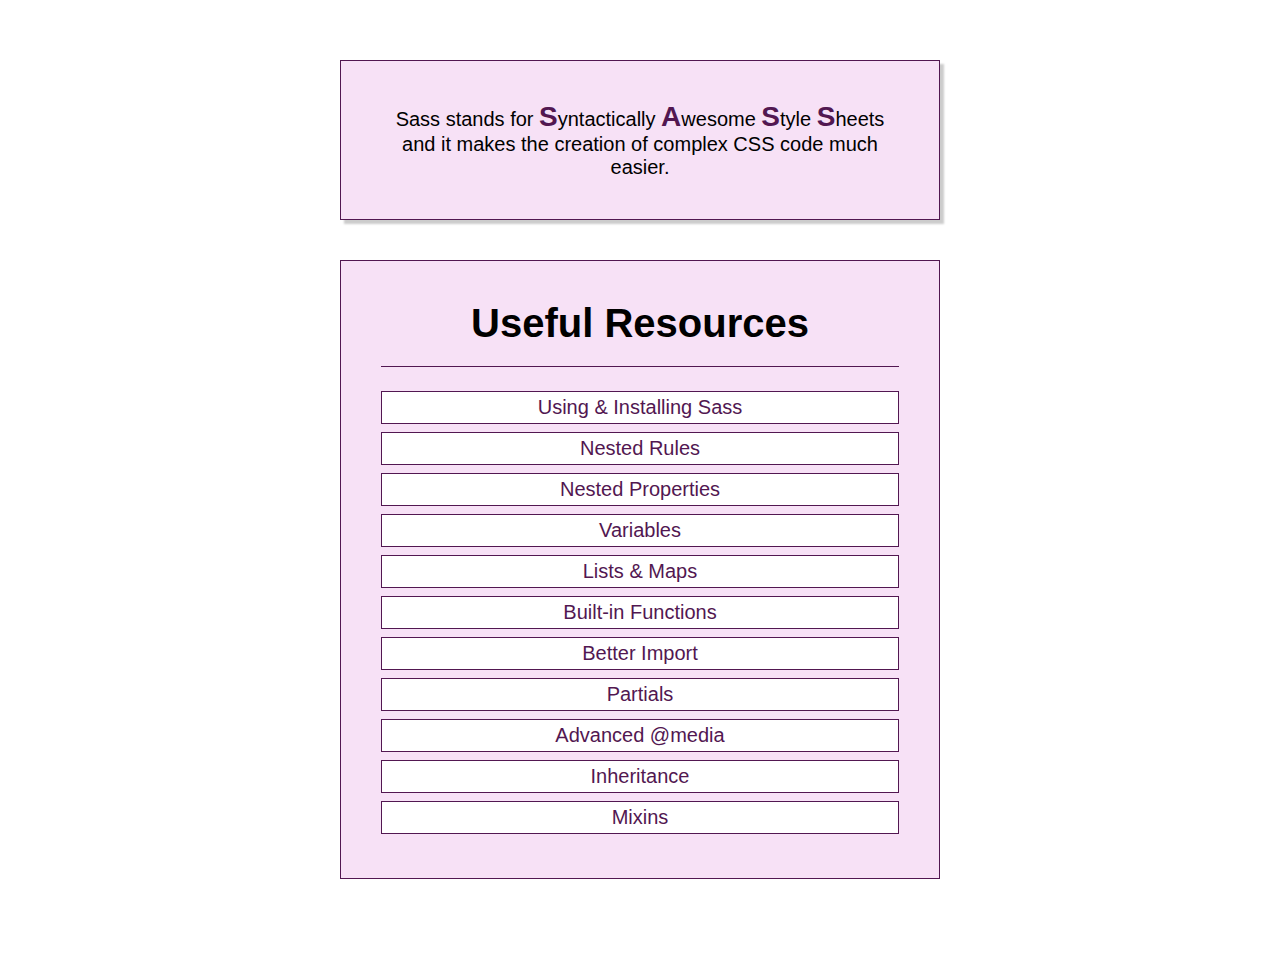
<file: sass/sass/index.html>
<!DOCTYPE html>
<html lang="en">

<head>
    <meta charset="UTF-8">
    <meta name="viewport" content="width=device-width, initial-scale=1.0">
    <meta http-equiv="X-UA-Compatible" content="ie=edge">
    <title>CSS Course</title>
    <link rel="stylesheet" href="main.css">
</head>

<body>
    <div class="container">
        <section class="sass-introduction">
            <p>Sass stands for
                <span class="char-highlight">S</span>yntactically
                <span class="char-highlight">A</span>wesome
                <span class="char-highlight">S</span>tyle
                <span class="char-highlight">S</span>heets and it makes the creation of complex CSS code much easier.</p>
        </section>
        <section class="sass-details">
            <header class="section-header">
                <h1>Useful Resources</h1>
            </header>
            <ul class="documentation-links">
                <li>
                    <a class="documentation-link link-important" href="https://sass-lang.com/documentation/file.SASS_REFERENCE.html#using_sass">Using &amp; Installing Sass</a>
                </li>
                <li>
                    <a class="documentation-link" href="https://sass-lang.com/documentation/file.SASS_REFERENCE.html#nested_rules">Nested Rules</a>
                </li>
                <li>
                    <a class="documentation-link" href="https://sass-lang.com/documentation/file.SASS_REFERENCE.html#nested_properties">Nested Properties</a>
                </li>
                <li>
                    <a class="documentation-link" href="https://sass-lang.com/documentation/file.SASS_REFERENCE.html#variables_">Variables</a>
                </li>
                <li>
                    <a class="documentation-link" href="https://sass-lang.com/documentation/file.SASS_REFERENCE.html#lists">Lists &amp; Maps</a>
                </li>
                <li>
                    <a class="documentation-link" href="https://sass-lang.com/documentation/Sass/Script/Functions.html">Built-in Functions</a>
                </li>
                <li>
                    <a class="documentation-link" href="https://sass-lang.com/documentation/file.SASS_REFERENCE.html#import">Better Import</a>
                </li>
                <li>
                    <a class="documentation-link" href="https://sass-lang.com/documentation/file.SASS_REFERENCE.html#partials">Partials</a>
                </li>
                <li>
                    <a class="documentation-link" href="https://sass-lang.com/documentation/file.SASS_REFERENCE.html#media">Advanced @media</a>
                </li>
                <li>
                    <a class="documentation-link" href="https://sass-lang.com/documentation/file.SASS_REFERENCE.html#extend">Inheritance</a>
                </li>
                <li>
                    <a class="documentation-link" href="https://sass-lang.com/documentation/file.SASS_REFERENCE.html#defining_a_mixin">Mixins</a>
                </li>
            </ul>
        </section>
    </div>
</body>

</html>
</file>
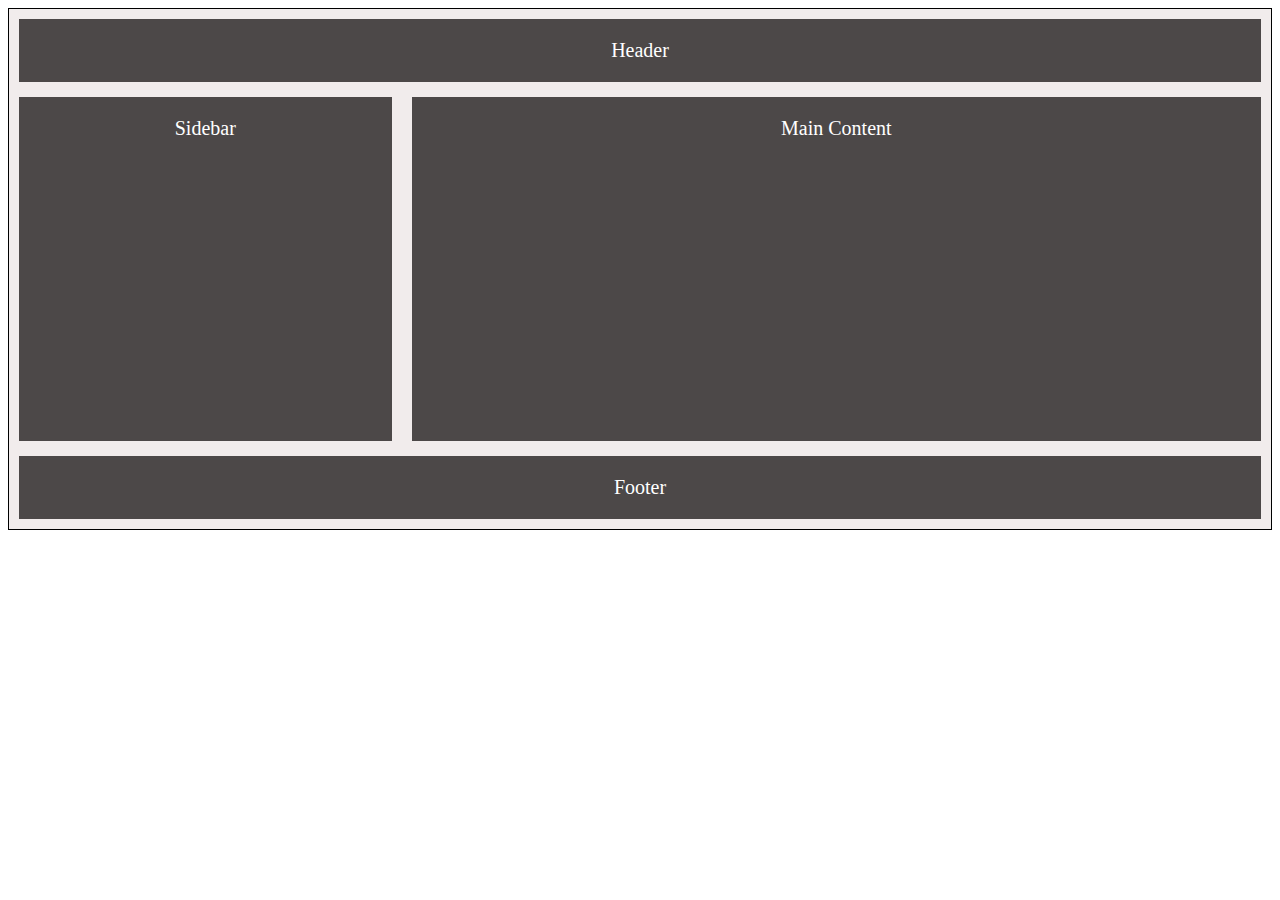
<file: grid/grid.html>
<!DOCTYPE html>
<html lang="en">

<head>
    <meta charset="UTF-8">
    <meta http-equiv="X-UA-Compatible" content="IE=edge">
    <meta name="viewport" content="width=device-width, initial-scale=1.0">
    <title>CSS Gris course</title>
    <link rel="stylesheet" href="grid.css" />
</head>

<body>
    <div class="container">
        <div class="header">Header</div>
        <div class="sidebar">Sidebar</div>
        <div class="main">Main Content</div>
        <div class="footer">Footer</div>
    </div>
</body>
</html>
</file>
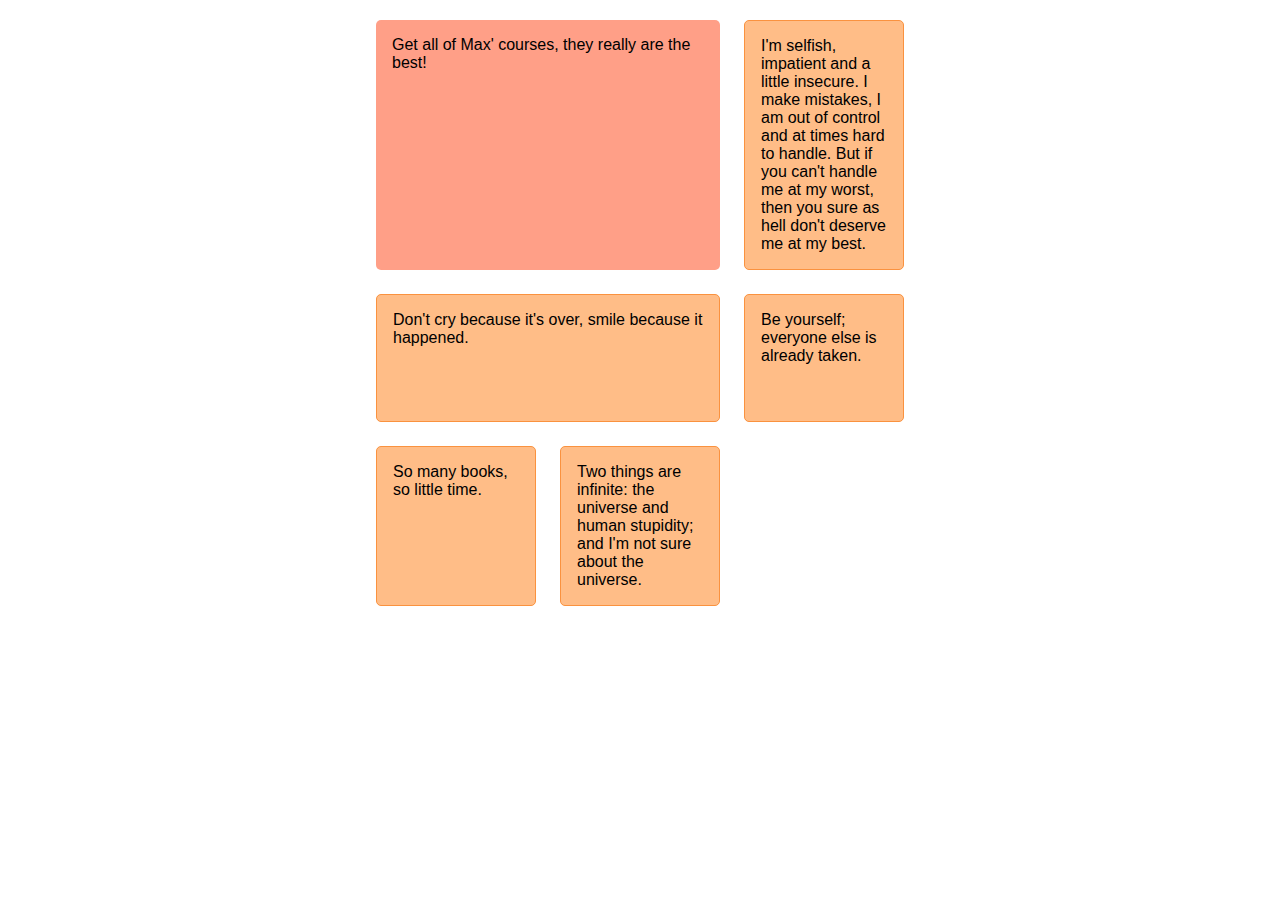
<file: grid/quote.html>
<!DOCTYPE html>
<html lang="en">
<head>
    <meta charset="UTF-8">
    <meta name="viewport" content="width=device-width, initial-scale=1.0">
    <meta http-equiv="X-UA-Compatible" content="ie=edge">
    <title>CSS Course</title>
    <link rel="stylesheet" href="quote.css">
</head>
<body>
    <div class="container">
        <div class="quote quote--featured">Get all of Max' courses, they really are the best!</div>
        <div class="quote">Don't cry because it's over, smile because it happened.</div>
        <div class="quote">I'm selfish, impatient and a little insecure. I make mistakes, I am out of control and at times hard to handle. But if you can't handle me at my worst, then you sure as hell don't deserve me at my best.</div>
        <div class="quote">Be yourself; everyone else is already taken.</div>
        <div class="quote">So many books, so little time.</div>
        <div class="quote">Two things are infinite: the universe and human stupidity; and I'm not sure about the universe.</div>
    </div>
</body>
</html>
</file>
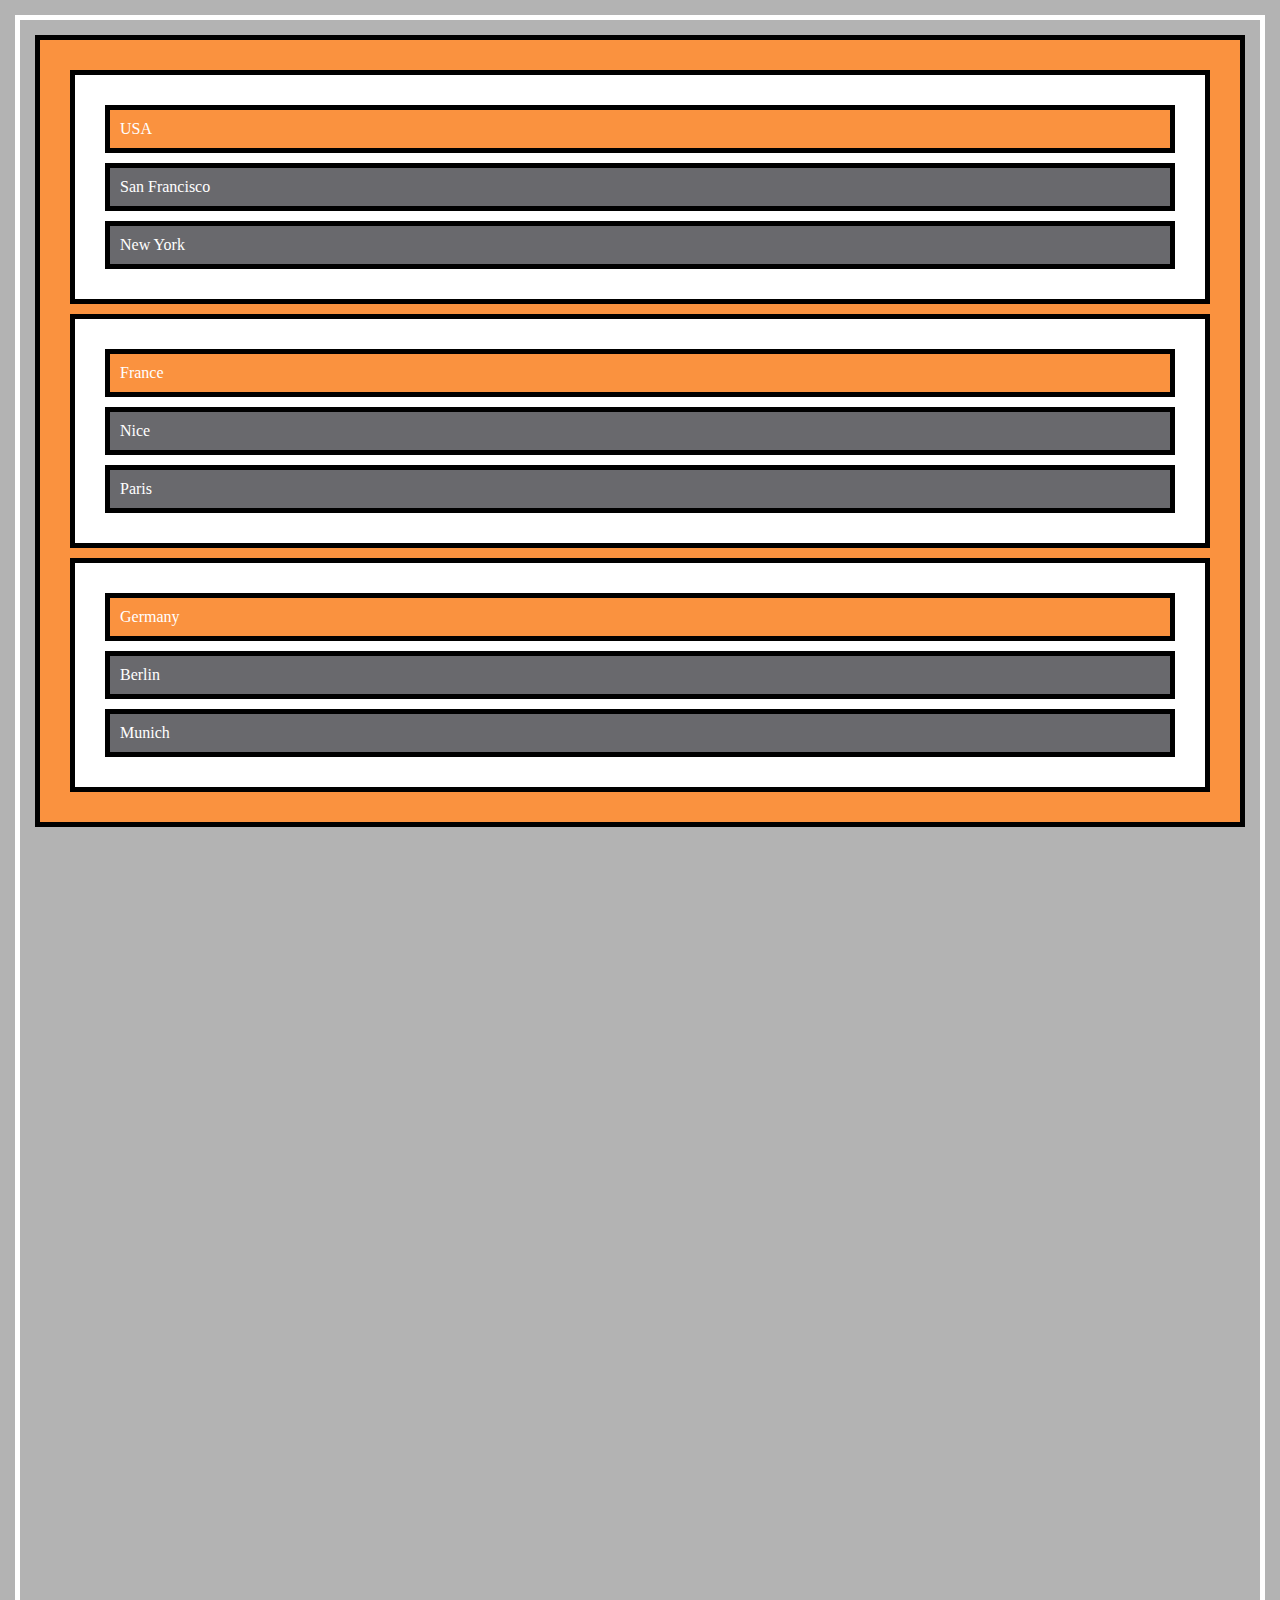
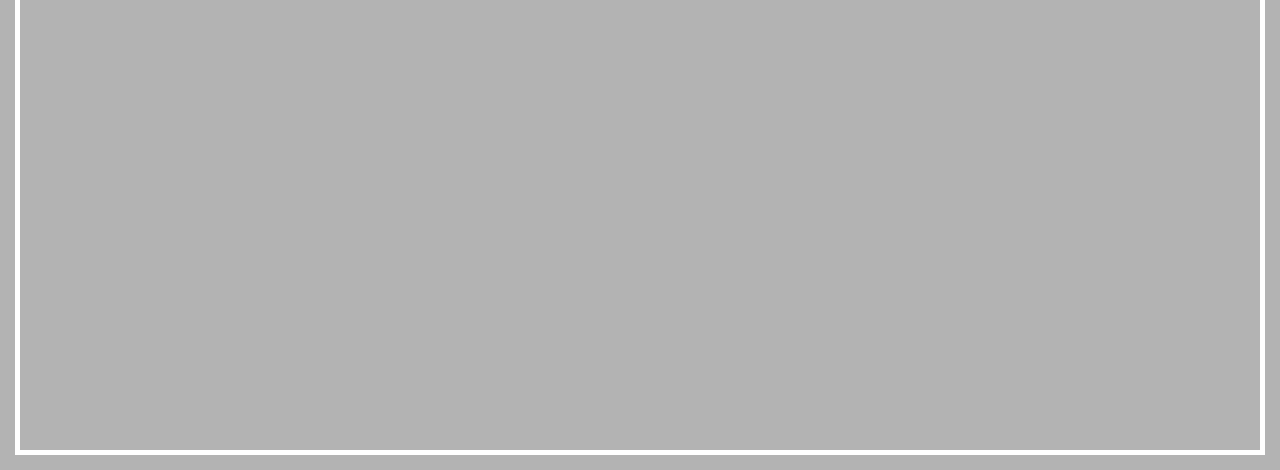
<file: position/sticky.html>
<!DOCTYPE html>
<html lang="en">
    <head>
        <meta charset="UTF-8">
        <meta http-equiv="X-UA-Compatible" content="ie=edge">
        <link rel="stylesheet" href="sticky.css">
        <title>Position</title>
    </head>
    <body>
        <div class="parent">
            <div class="country">USA</div>
            <div class="cities">San Francisco</div>
            <div class="cities">New York</div>
        </div>
        <div class="parent">
            <div class="country">France</div>
            <div class="cities">Nice</div>
            <div class="cities">Paris</div>
        </div>
        <div class="parent">
            <div class="country">Germany</div>
            <div class="cities">Berlin</div>
            <div class="cities">Munich</div>
        </div>
    </body>
</html>
</file>
<file: shared.css>
@import url("https://fonts.googleapis.com/css2?family=Roboto:wght@400;900&display=swap");

:root {
  --dark-green: #0e4f1f;
  --highlight-color: #ff1b68;
}
* {
  box-sizing: border-box;
}

html {
  height: 100%;
}

body {
  font-family: "Montserrat", sans-serif;
  margin: 0;
  display: grid;
  grid-template-rows: 3.5rem auto fit-content(8rem);
  /* padding-top: 3.5rem; */
  height: 100%;
  grid-template-areas:
    "header"
    "main"
    "footer";
}

main {
  /* min-height: calc(100vh - 3.5rem - 8rem); */
  /* margin-top: 3.5rem; */
  /* grid-row: 2 / 3; */
  grid-area: main;
}

.backdrop {
  position: fixed;
  top: 0;
  left: 0;
  z-index: 100;
  width: 100vw;
  height: 100vh;
  background-color: rgba(0, 0, 0, 0.5);
  display: none;
  opacity: 0;
  transition: opacity 2s linear;
}

.main-footer {
  background: black;
  padding: 2rem;
  margin-top: 3rem;
  /* grid-row: 3 / 4; */
  grid-area: footer;
}

.main-footer__links {
  list-style: none;
  padding: 0;
  margin: 0;
  /* text-align: center; */
  display: flex;
  flex-direction: column;
  align-items: center;
}

.main-footer__link {
  /* display: block; */
  margin: 0.5rem 0;
}

.main-footer__link a {
  text-decoration: none;
  color: white;
}

.main-footer__link a:hover,
.main-footer__link a:active {
  color: #ccc;
}

@media (min-width: 40rem) {
  .main-footer__link {
    /* display: inline-block; */
    margin: 0 1rem;
  }
  .main-footer__links {
    flex-direction: row;
    justify-content: center;
  }
}

.main-header {
  display: flex;
  align-items: center;
  justify-content: space-between;
  width: 100%;
  position: fixed;
  background: #2ddf5c;
  padding: 0.5rem 1rem;
  z-index: 60;
  top: 0;
  left: 0;
}

/* .main-div {
  display: inline-block;
  vertical-align: middle;
} */

.toggle-button {
  width: 3rem;
  background: transparent;
  border: none;
  cursor: pointer;
  padding-top: 0;
  padding-bottom: 0;
  vertical-align: middle;
}

.toggle-button:focus {
  outline: none;
}

.toggle-button__bar {
  width: 100%;
  height: 0.2rem;
  background: black;
  display: block;
  margin: 0.6rem 0;
}

.main-div__brand {
  text-decoration: none;
  color: var(--dark-green);
  font-weight: bold;
  /* height: 2.5rem;
  display: inline-block;
  vertical-align: middle; */
}

.main-div__brand img {
  height: 2.5rem;
  vertical-align: middle;
  /* width: 100%; */
}

@media (min-width: 40rem) {
  .toggle-button {
    display: none;
  }
}

.main-nav {
  display: none;
}

.main-nav__items {
  margin: 0;
  padding: 0;
  list-style: none;
  display: flex;
}

.main-nav__item {
  margin: 0 1rem;
}

.main-nav__item a,
.mobile-nav__item a {
  text-decoration: none;
  color: var(--dark-green);
  font-weight: bold;
  padding: 0.2rem 0;
}

.main-nav__item a:hover,
.main-nav__item a:active {
  color: white;
  border-bottom: 5px solid white;
}

.main-nav__item--cta {
  animation: wiggle 400ms 3s 10 ease-out;
}
/* p::first-letter {
    color: red;
    font-size: 20px;
  } */

.main-nav__item--cta a,
.mobile-nav__item--cta a {
  color: white;
  background: #ff1b68;
  padding: 0.5rem 1rem;
  border-radius: 8px;
}

.main-nav__item--cta a:active,
.main-nav__item--cta a:hover,
.mobile-nav__item--cta a:active,
.mobile-nav__item--cta a:hover {
  color: #ff1b68;
  background: white;
  border: none;
}

.mobile-nav {
  /* display: none; */
  opacity: 0;
  transform: translateX(-100%);
  position: fixed;
  z-index: 101;
  top: 0;
  left: 0;
  background: white;
  width: 80%;
  height: 100vh;
  transition: transform 300ms ease-out;
}

.mobile-nav__items {
  width: 90%;
  height: 100%;
  list-style: none;
  margin: 0 auto;
  padding: 0;
  /* text-align: center; */
  display: flex;
  flex-direction: column;
  justify-content: center;
  align-items: center;
  /* flex-wrap: wrap;
  align-content: center; */
}

.mobile-nav__item {
  margin: 1rem 0;
}

.mobile-nav__item a {
  font-size: 1.5rem;
}

@media (min-width: 40rem) {
  .main-nav {
    /* display: inline-block;
    text-align: right;
    width: calc(100% - 44px);
    vertical-align: middle; */
    display: flex;
  }
}

.button {
  background: var(--dark-green);
  color: white;
  font: inherit;
  border: 1.5px solid var(--dark-green);
  padding: 0.5rem;
  border-radius: 8px;
  font-weight: bold;
  cursor: pointer;
}

.button:hover,
.button:active {
  background: white;
  color: var(--dark-green);
}

.button:focus {
  outline: none;
}

.button[disabled] {
  cursor: not-allowed;
  border: #a1a1a1;
  background: #ccc;
  color: #a1a1a1;
}

.open {
  display: block !important;
  opacity: 1 !important;
  transform: translateY(0) !important;
}

@keyframes wiggle {
  0% {
    transform: rotateZ(0);
  }
  50% {
    transform: rotateZ(-10deg);
  }
  100% {
    transform: rotateZ(10deg);
  }
}
</file>
<file: main.css>
#product {
  /* background: url("./images/freedom.jpg"); */
  /* background-image: url("./images/freedom.jpg"); */
  /* background-size: contain; */
  /* background-size: cover;
  background-position: left 10% bottom 35%;
  background-repeat: no-repeat;
  background-origin: border-box;
  background-clip: border-box; */
  background: linear-gradient(to top, rgba(80, 68, 18, 0.6) 10%, transparent),
    url("./images/freedom.jpg") center / cover no-repeat border-box, #ff1b68;
  /* background-image: linear-gradient(70deg, red,blue, green, yellow, orange); */
  /* background-image: linear-gradient(180deg, orange 2%, blue 4%, green 2%); */
  /* background-image: radial-gradient(orange, white, green); */
  width: 100vw;
  height: 33vh;
  /* padding: 10px; */
  /* border: 5px dashed red; */
  position: relative;
}

#product h1 {
  color: white;
  font-family: "Anton", sans-serif;
  position: absolute;
  bottom: 5%;
  left: 3%;
  font-size: 1.6rem;
}

/* below this means if width is greater than 40 rem apply this styling */
/* This simply means as soon as the width of our device in software in CSS pixels, is equal or larger than 40rem, then this media query should kick in */
@media (min-width: 40rem) and (min-height: 40rem) {
  #product {
    height: 40vh;
    background-position: 50% 25%;
  }
  #product h1 {
    font-size: 3rem;
  }
}

/* @media (min-width: 60rem){  
  #product{
    height: 50vh;
    background-position: 50% 25%;
  }
  #product h1 {
    font-size: 5rem;
  }
} */

.section-title {
  color: #2ddf5c;
  text-align: center;
}

.plan {
  background: #d5ffdc;
  text-align: center;
  padding: 1rem;
  margin: 0.5rem 0;
  width: 100%;
  /* vertical-align: middle; */
}

.plan__annotation {
  background: white;
  color: #19b84c;
  padding: 0.5rem;
  box-shadow: 2px 2px 2px 2px rgba(0, 0, 0, 0.5);
  border-radius: 4px;
}

.plan--highlighted {
  background: #19b84c;
  color: white;
  /* box-shadow: 2px 2px 2px 2px rgba(0, 0, 0, 0.5); */
}

.plan__title {
  color: #0e4f1f;
}

.plan__price {
  color: #858585;
}

.plan--highlighted .plan__title {
  color: white;
}

.plan--highlighted .plan__price {
  color: #0e4f1f;
}

.plan__features {
  list-style: none;
  margin: 0;
  padding: 0;
}

.plan__feature {
  margin: 0.5rem 0;
}

@media (min-width: 40rem) {
  .plan__list {
    width: 100%;
    /* text-align: center; */
    display: flex;
    justify-content: center;
    align-items: center;
  }
  .plan {
    /* display: inline-block; */
    width: 30%;
    /* vertical-align: middle; */
    min-width: 13rem;
    max-width: 25rem;
    display: flex;
    flex-direction: column;
    align-items: center;
    justify-content: space-between;
    /* margin: 0.5rem 0.2rem; */
    height: 28rem;
  }
  .plan--highlighted {
    box-shadow: 2px 2px 2px 2px rgba(0, 0, 0, 0.5);
    height: 30rem;
    z-index: 50;
  }
}

div > h1 {
  color: purple;
}

section > h1 {
  color: black;
}

.second {
  font-size: 1.875rem;
}

.first {
  font-size: 0.625rem;
}

#intro {
  height: 500px;
}

#outro {
  height: 600px;
}

#key-features {
  background: #ff1b68;
  margin-top: 5rem;
  padding: 1rem;
}

#key-features .section-title {
  color: white;
  margin: 2rem;
}

.key-feature__list {
  list-style: none;
  margin: 0;
  padding: 0;
  text-align: center;
}

.key-feature {
  /* display: inline-block;
  width: 30%;
  vertical-align: top; */
}

.key-feature__description {
  text-align: center;
  font-weight: bold;
  color: white;
  font-size: 1.2rem;
}

.key-feature__image {
  background: #ffcede;
  width: 128px;
  height: 128px;
  border: 2px solid #424242;
  border-radius: 50%;
  margin: auto;
  padding: 1.5rem;
}

@media (min-width: 40rem) {
  .key-feature__list{
    display: flex;
    justify-content: center;
    /* align-items: center; */
  }
  .key-feature {
    /* display: inline-block; */
    width: 30%;
    /* vertical-align: top;
    max-width: 25rem; */
    max-width: 25rem;
    /* display: flex;
    flex-direction: column; */
    /* padding: 0 2rem; */
  }
}

.modal {
  position: fixed;
  /* display: none; */
  opacity: 0;
  transform: translateY(-3rem);
  transition: opacity 200ms ease-out, transform 500ms ease-out;
  z-index: 200;
  top: 20%;
  left: 30%;
  width: 40%;
  background: white;
  padding: 1rem;
  border: 1px solid #ccc;
  box-shadow: 1px 1px 1px rgba(0, 0, 0, 0.5);
}

.modal__title {
  text-align: center;
  margin: 0 0 1rem 0;
}

.modal__actions {
  text-align: center;
}

.modal__action {
  border: 1px solid #0e4f1f;
  background: #0e4f1f;
  text-decoration: none;
  color: white;
  font: inherit;
  padding: 0.5rem 1rem;
  cursor: pointer;
}

.modal__action:hover,
.modal__action:active {
  background: #2ddf5c;
  border-color: #2ddf5c;
}

.modal__action--negative {
  background: red;
  border-color: red;
}

.modal__action--negative:hover,
.modal__action--negative:active {
  background: #ff5454;
  border-color: #ff5454;
}
</file>
<file: customers/customers.css>
.testimonial {
  font-size: 1.2rem;
}

main {
  padding-top: 3.5rem;
}

.testimonial__image-container {
  width: 100%;
  max-width: 40rem;
  box-shadow: 3px 3px 5px 3px rgba(0, 0, 0, 0.3);
  /* by default skew is skewX when given one value, when given 2 values, one is X and other is Y */
  /* transform: skewX(20deg); */
  transform: skew(20deg);
  overflow: hidden;
}

#customer-1:hover .testimonial__image-container{
  animation: flip-customer 1s ease-out forwards;
}

.testimonial__image {
  width: 100%;
  vertical-align: top;
  /* by default, in scale, when given one value it takes for both x and y, when given 2 values, one is X and other is Y */
  /* in Scale, if we enter one value, we actually scale on both X and Y at the same time. If you want to scale either of the two, we can use scaleX and scaleY. */
  transform: skew(-20deg) scale(1.4);
}

.testimonial__info {
  text-align: right;
  padding: 0.9rem;
}

#customer-2.testimonial {
  text-align: right;
}

#customer-2 .testimonial__info {
  text-align: left;
}

.testimonial__name {
  margin: 0.2rem;
  color: #ff5454;
  font-size: 2rem;
}

.testimonial__subtitle {
  margin: 0;
  font-size: 1.1rem;
  color: #ccc;
}

.testimonial__subtitle a {
  color: inherit;
  text-decoration: none;
}

.testimonial__subtitle a:hover,
.testimonial__subtitle a:active {
  color: #7a7a7a;
}

.testimonial__text {
  margin: 0.2rem;
}

@media (min-width: 40rem) {
  .testimonial {
    margin: 3rem auto;
    max-width: 1500px;
    display: flex;
    align-items: center;
    justify-content: space-around;
  }
  .testimonial__image-container {
    /* display: inline-block;
    vertical-align: middle; */
    width: 66%;
  }

  .testimonial__info {
    /* display: inline-block;
    vertical-align: middle; */
    width: 30%;
  }
}
 
/* skew() gets removed because we overwrite the transform property during this animation */
@keyframes flip-customer {
  0% {
    transform: rotateY(0) skew(20deg);
  }
  50% {
    transform: rotateY(160deg) skew(20deg);
  }
  100% {
    transform: rotateY(360deg) skew(20deg);
  }
}
</file>
<file: flex/flex.css>
* {
    box-sizing: border-box;
    font-size: 1.5rem;
}

html {
    background: #b3b3b3;
    padding: 5px;
}

body {
    background: #b3b3b3;
    padding: 5px;
    margin: 0;
}

.flex-container {
    height: 1300px;
    background: white;
    padding: 10px;
    border: 5px solid black;
    display: flex;
    flex-direction: row;
    flex-wrap: nowrap;
    align-items: center;
    justify-content: flex-start;
    /* align-content: center; */
}

.item-1 {
    background: #ff7300;
    color: white;
    padding: 10px;
    border: 5px solid black;
    margin: 10px;
}

.item-2 {
    background: #ff9640;
    color: white;
    padding: 10px;
    border: 5px solid black;
    margin: 10px;
    width: 250px;
    font-size: 1.8rem;
}

.item-3 {
    background: #ff9640;
    color: white;
    padding: 10px;
    border: 5px solid black;
    margin: 10px;
    height: 250px;
}

.item-4 {
    background: #f5c096;
    color: white;
    padding: 10px;
    border: 5px solid black;
    margin: 10px;
    width: 300px;
    height: 300px;
}

.item-5 {
    background: #d3c0b1;
    color: white;
    padding: 10px;
    border: 5px solid black;
    margin: 10px;
    width: 350px;
    height: 200px;
    /* flex-basis: 300px; */
    /* flex-grow: 1; */
    /* flex-shrink: 1; */
}

.item-6 {
    background: #d3c0b1;
    color: white;
    padding: 10px;
    border: 5px solid black;
    margin: 10px;
    width: 350px;
    /* flex-shrink: 0; */
    /* flex-grow: 4; */
}
</file>
<file: grid/main.css>
.container {
    margin: 20px;
    display: grid;
    height: 800px;
    /* width: 800px; */
    /* grid-template-columns: 200px 5rem 20% 1fr; */
    /* grid-template-columns: 200px 5rem 20% auto; */
    grid-template-columns: repeat(4, [column-start] 20% [column-end]);
    /* grid-template-rows: 5rem auto; */
    grid-template-rows: [row-1-start] 5rem [row-1-end row-2-start] minmax(10px, 20rem) [row-2-end row-3-start] 100px [row-3-end];
    /* grid-column-gap: 20px;
    grid-row-gap: 10px; */
    grid-gap: 10px 20px;
    grid-template-areas: "header header header header"
                         ". side main main"
                         "footer footer footer footer";
    justify-items: stretch;
    align-items: stretch;
    /* justify-content: center;
     align-content: center; */
}

@media(max-width: 40rem) {
    .container {
        grid-template-rows: [row-1-start] 5rem [row-1-end row-2-start] minmax(10px, 20rem) [row-2-end row-3-start] 150px [row-3-end row-4-start] 100px [row-4-end];
        grid-template-areas: "header header header header"
                             "main main main main"
                             "side side side side"
                             "footer footer footer footer";
        
    }

}

.ele1 {
    background: rgba(255, 154, 72, 0.5);
    /* grid-column: column-start 2 / column-end 2; */
    grid-area: side;
}

.ele2 {
    background: rgba(255, 0, 0, 0.5);
    /* grid-column-start: 1;
    grid-column-end: -1; */
    /* grid-row-start: 2; */
    /* grid-row-start: row-2-start;
    grid-row-end: span 1; */
    grid-area: main;
    z-index: 10;
    /* justify-self: center;
    align-self: center; */
}

.ele3 {
    background: rgba(0, 128, 0, 0.5);
    /* grid-column-start: 2;
    grid-column-end: span 3;
    grid-row-start: 1;
    grid-row-end: 3; */
    grid-area: header;
}

.ele4 {
    background: rgba(0, 4, 255, 0.5);
    grid-area: footer;
}
</file>
<file: packages/packages.css>
main {
  padding-top: 2rem;
}

.background {
  background: url("../images/plans-background.jpg") 50% 0%;
  /* background-repeat: no-repeat; */
  filter: grayscale(40%);
  width: 100vw;
  height: 100vh;
  position: fixed;
  z-index: -1;
}
.package {
  width: 80%;
  margin: 1rem 0;
  border: 4px solid #0e4f1f;
  border-left: none;
  position: relative;
  overflow: hidden;
}

.package:hover {
  animation: push-up 1s ease-out forwards;
}
.package:hover,
.package:active {
  box-shadow: 2px 2px 4px rgba(0, 0, 0, 0.5);
  border-color: #ff5454;
}
.package a {
  text-decoration: none;
  color: inherit;
  display: block;
  padding: 2rem;
}
.package__badge {
  position: absolute;
  top: 0;
  right: 0;
  margin: 1.25rem;
  font-size: 0.75rem;
  color: white;
  background: #ff5454;
  padding: 0.5rem;
  /* by default rotate is rotateZ */
  /* by default translate is translateX when given one value, when given 2 values, one is X and other is Y */
  transform: rotate(45deg) translate(3.5rem, -3rem);
  width: 12rem;
  text-align: center;
  transform-origin: center;
}
.package__subtitle {
  color: #979797;
}
.package__info {
  padding: 1rem;
  border: 1px solid #0e4f1f;
  font-size: 1.25rem;
  color: #0e4f1f;
  background: white;
  font-family: "Roboto", sans-serif;
  font-weight: 900;
}

.clearfix {
  clear: both;
}

#plus {
  background: rgba(213, 255, 220, 0.95);
}

#free {
  background: rgba(234, 252, 237, 0.95);
  float: right;
  border-right: none;
  border-left: 4px solid #0e4f1f;
  text-align: right;
}

#free:hover,
#free:active {
  border-left-color: #ff5454;
}
#premium {
  background: rgba(14, 79, 31, 0.95);
}

#premium .package__title {
  color: white;
}

#premium .package__subtitle {
  color: #bbb;
}

@media (min-width: 40rem) {
  main {
    /* margin: 3rem auto; */
    max-width: 1500px;
    margin-left: auto;
    margin-right: auto;
  }
}

@media (min-width: 1500px) {
  .package {
    border-left: 4px solid #0e4f1f;
  }
  #free {
    border-right: 4px solid #0e4f1f;
  }
  #free:hover,
  #free:active {
    border-right-color: #ff5454;
  }
}

@keyframes push-up {
  /* from {
    top: 0;
  }
  to {
    top: -15px;
  } */
  0% {
    transform: translateY(0);
  }
  33% {
    transform: translateY(-1.5rem);
  }
  100% {
    transform: translateY(-1rem);
  }
  /* 0% {
    transform: perspective(1000px) translateZ(0);
  }

  50% {
    transform: perspective(1000px) translateZ(0.7rem);
  }

  100% {
    transform: perspective(1000px) translateZ(1rem);
  } */
}
</file>
<file: position/main.css>
html {
  background: #b3b3b3;
  padding: 15px;
  border: 5px solid white;
  margin: 15px;
  height: 2000px;
}

body {
  background: #fa923f;
  padding: 20px;
  border: 5px solid black;
  margin: 0;
}

.parent {
  background: white;
  padding: 20px;
  border: 5px solid black;
  margin: 0;
  position: relative;
  top: 200px;
}

.parent div {
  background: rgb(105, 105, 109);
  color: white;
  padding: 10px;
  border: 5px solid black;
  margin: 10px;
}

/* .parent .child-1{
  position: fixed;
  top: 0;
  left:0;
  margin: 0;
  width: 100%;
  box-sizing: border-box;
} */

/* .parent .child-1{
  position: relative;
  top: 50px;
  left: 50px;
} */
</file>
<file: rotating3D/main.css>
.container {
  margin: 150px auto;
  border: 1px solid black;
  width: 200px;
  height: 200px;
  perspective: 1000px;
  perspective-origin: 500px;
  /* perspective-origin: center; */
  position: relative;
  transform: rotateY(45deg);
  transform-style: preserve-3d;
}

.box1 {
  background: red;
  width: 100%;
  height: 100%;
  transform: rotateY(80deg);
  color: white;
  font-family: sans-serif;
  text-align: center;
  position: absolute;
  /* backface-visibility: hidden; */
  /* default is visible */
  backface-visibility: visible;
}

.box2 {
    background: blue;
    width: 100%;
    height: 100%;
    transform: translateZ(-100rem);
    color: white;
    font-family: sans-serif;
    text-align: center;
    position: absolute;
    /* z-index: 1; */
  }
</file>
<file: stacking/main.css>
html {
    background: #b3b3b3;
    padding: 15px;
    border: 5px solid white;
    margin: 15px;
    height: 2000px;
}

body {
    background: white;
    padding: 20px;
    border: 5px solid black;
    margin: 0;
    height: 400px;
}
  
.navigation, .headline, .contact-us {
    padding: 20px;
    border: 5px solid black;
    margin: 10px;
    position: fixed;
}
  
.headline div {
    background: rgb(105, 105, 109);
    color: white;
    padding: 10px;
    border: 5px solid black;
    margin: 10px;
    width: 130px;
}

.navigation {
    background: rgb(255, 109, 109);
    top: 100px;
    left: 100px;
    width: 300px;
}

.headline {
    background: rgb(77, 77, 248);
    top: 150px;
    left: 150px;
    width: 270px;
    height: 200px;
}

.contact-us {
    background: rgb(69, 214, 69);
    top: 180px;
    left: 320px;
    width: 180px;
}

.image-1 {
    top: 200px;
    left: 230px; 
}

.image-2 {
    top: 230px;
    left: 260px;
}

.image-3 {
    left: 300px;
    top: 260px;
}
</file>
<file: start-hosting/start-hosting.css>
main {
  padding-top: 1rem;
}
.signup-title {
  text-align: center;
  font-size: 1.8rem;
  color: #ff5454;
}

.signup-form {
  padding: 1rem;
  display: grid;
  grid-auto-rows: 2rem;
  gap: 0.5rem;
  align-items: center;
}

.signup-form label {
  font-weight: bold;
}

.signup-form label,
.signup-form input,
.signup-form select {
  display: block;
  /* margin-top: 1rem; */
  width: 100%;
}

/* .signup-form input[type="checkbox"] */
.signup-form input[id*="terms"],
.signup-form input[id*="terms"] + label {
  display: inline-block;
  width: auto;
  vertical-align: bottom;
}

/* So all in inputs which are not of type checkbox will receive these styles and on the other hand, the checkbox will not receive them. */
.signup-form input:not([type="checkbox"]),
.signup-form select {
  border: 1px solid #ccc;
  padding: 0.2rem 0.5rem;
  font: inherit;
}

.signup-form input:focus,
.signup-form select:focus {
  outline: none;
  background: #d8f3df;
  border-color: #2ddf5c;
}

.signup-form input[type="checkbox"] {
  border: 1px solid #ccc;
  background: white;
  width: 1rem;
  height: 1rem;
  -webkit-appearance: none;
  -moz-appearance: none;
  appearance: none;
}

.signup-form input[type="checkbox"]:checked {
  background: #2ddf5c;
  border: #0e4f1f;
}

.signup-form input.invalid,
.signup-form select.invalid,
.signup-form input:invalid,
.signup-form select:invalid {
  border-color: red !important;
  background: #faacac;
}

.signup-form button[type="submit"] {
  display: block;
  /* margin-top: 1rem; */
}

@media (min-width: 40rem) {
  .signup-form {
    margin: auto;
    width: 30rem;
    grid-template-columns: 10rem auto;
    gap: 1rem 0.5rem;
  }

  .signup-form__checkbox,
  #title{
    grid-column: span 2;
  }
}
</file>
<file: sass/sass/main.css>
.char-highlight {
  font-weight: bold;
  font-size: 1.4rem;
  color: #521751;
}

html {
  font-size: 94.75%;
}
@media (min-width: 40rem) {
  html {
    font-size: 125%;
  }
}

body {
  font-family: Arial, sans-serif;
  margin: 0;
}

.container {
  display: -webkit-box;
  display: -ms-flexbox;
  display: -webkit-flex;
  display: flex;
  flex-direction: column;
  flex-wrap: nowrap;
  align-items: center;
  padding: 3rem 0;
  box-sizing: border-box;
}

.sass-section, .sass-details, .sass-introduction {
  border: 0.05rem solid #521751;
  background: #f7e1f6;
  padding: 2rem;
  text-align: center;
  width: 90%;
  box-sizing: border-box;
}
@media (min-width: 40rem) {
  .sass-section, .sass-details, .sass-introduction {
    width: 30rem;
  }
}

.sass-introduction {
  box-shadow: 0.2rem 0.2rem 0.1rem #ccc;
}
.sass-introduction p {
  margin: 0;
}

.sass-details {
  margin: 2rem 0;
}

.section-header {
  border-bottom: 0.05rem solid #521751;
}
.section-header h1 {
  margin: 0 0 1rem 0;
}

.documentation-links {
  list-style: none;
  margin: 1rem 0 0 0;
  padding: 0;
  display: -webkit-box;
  display: -ms-flexbox;
  display: -webkit-flex;
  display: flex;
  flex-direction: column;
}
.documentation-links li {
  margin: 0.2rem 0;
  background: white;
}
.documentation-links .documentation-link {
  text-decoration: none;
  color: #521751;
  display: block;
  padding: 0.2rem;
  border: 0.05rem solid #521751;
}
.documentation-links .documentation-link:hover, .documentation-links .documentation-link:active {
  color: white;
  background: #fa923f;
  border-color: #fa923f;
}

/*# sourceMappingURL=main.css.map */
</file>
<file: grid/grid.css>
.container {
    padding: 10px;
    display: grid;
    height: 500px;
    grid-template-columns: 30% auto;
    grid-template-rows: auto 2fr auto;
    border: 1px solid black;
    grid-gap: 15px 20px;
    background: rgba(237, 231, 231, 0.794);
    color: white;
    font-size: 20px;
    text-align: center;
    grid-template-areas: "header header"
                         "sidebar main"
                         "footer footer";
}

.header {
    /* grid-column-start: 1;
    grid-column-end: -1; */
    grid-area: header;
    background: rgb(76, 72, 72);
    padding: 20px;
}

.footer {
    /* grid-column-start: 1;
    grid-column-end: -1; */
    grid-area: footer;
    background: rgb(76, 72, 72);
    padding: 20px;
}

.sidebar {
    grid-area: sidebar;
    background: rgb(76, 72, 72);
    padding: 20px;
}

.main {
    grid-area: main;
    background: rgb(76, 72, 72);
    padding: 20px;
}
</file>
<file: grid/quote.css>
.container {
    margin: 20px;
    display: grid;
    grid-template-columns: repeat(3, 10rem);
    justify-content: center;
    gap: 1.5rem;
    grid-auto-rows: minmax(8rem, auto);
    /* grid-auto-flow: column;
    grid-auto-columns: 5rem; */
    grid-auto-flow: row dense;
}

.quote {
    border: 1px solid #fa923f;
    background: #ffbd87;
    font-family: sans-serif;
    padding: 1rem;
    border-radius: 5px;
}

/* selecting second div */
.quote:nth-of-type(2) {
    grid-column: span 2;
}

.quote--featured {
    border: #ff4213;
    background: #ff9f87;
    grid-column: span 2;
}
</file>
<file: position/sticky.css>
html {
    background: #b3b3b3;
    padding: 15px;
    border: 5px solid white;
    margin: 15px;
    height: 2000px;
}

body {
    background: #fa923f;
    padding: 20px;
    border: 5px solid black;
    margin: 0;
  }
  
.parent {
    background: white;
    padding: 20px;
    border: 5px solid black;
    margin: 10px;
  }

.parent .country {
    background: #fa923f;
    color: white;
    padding: 10px;
    border: 5px solid black;
    margin: 10px;
    position: sticky;
    top: 20px;

}
  
.parent .cities {
    background: rgb(105, 105, 109);
    color: white;
    padding: 10px;
    border: 5px solid black;
    margin: 10px;
}
</file>
